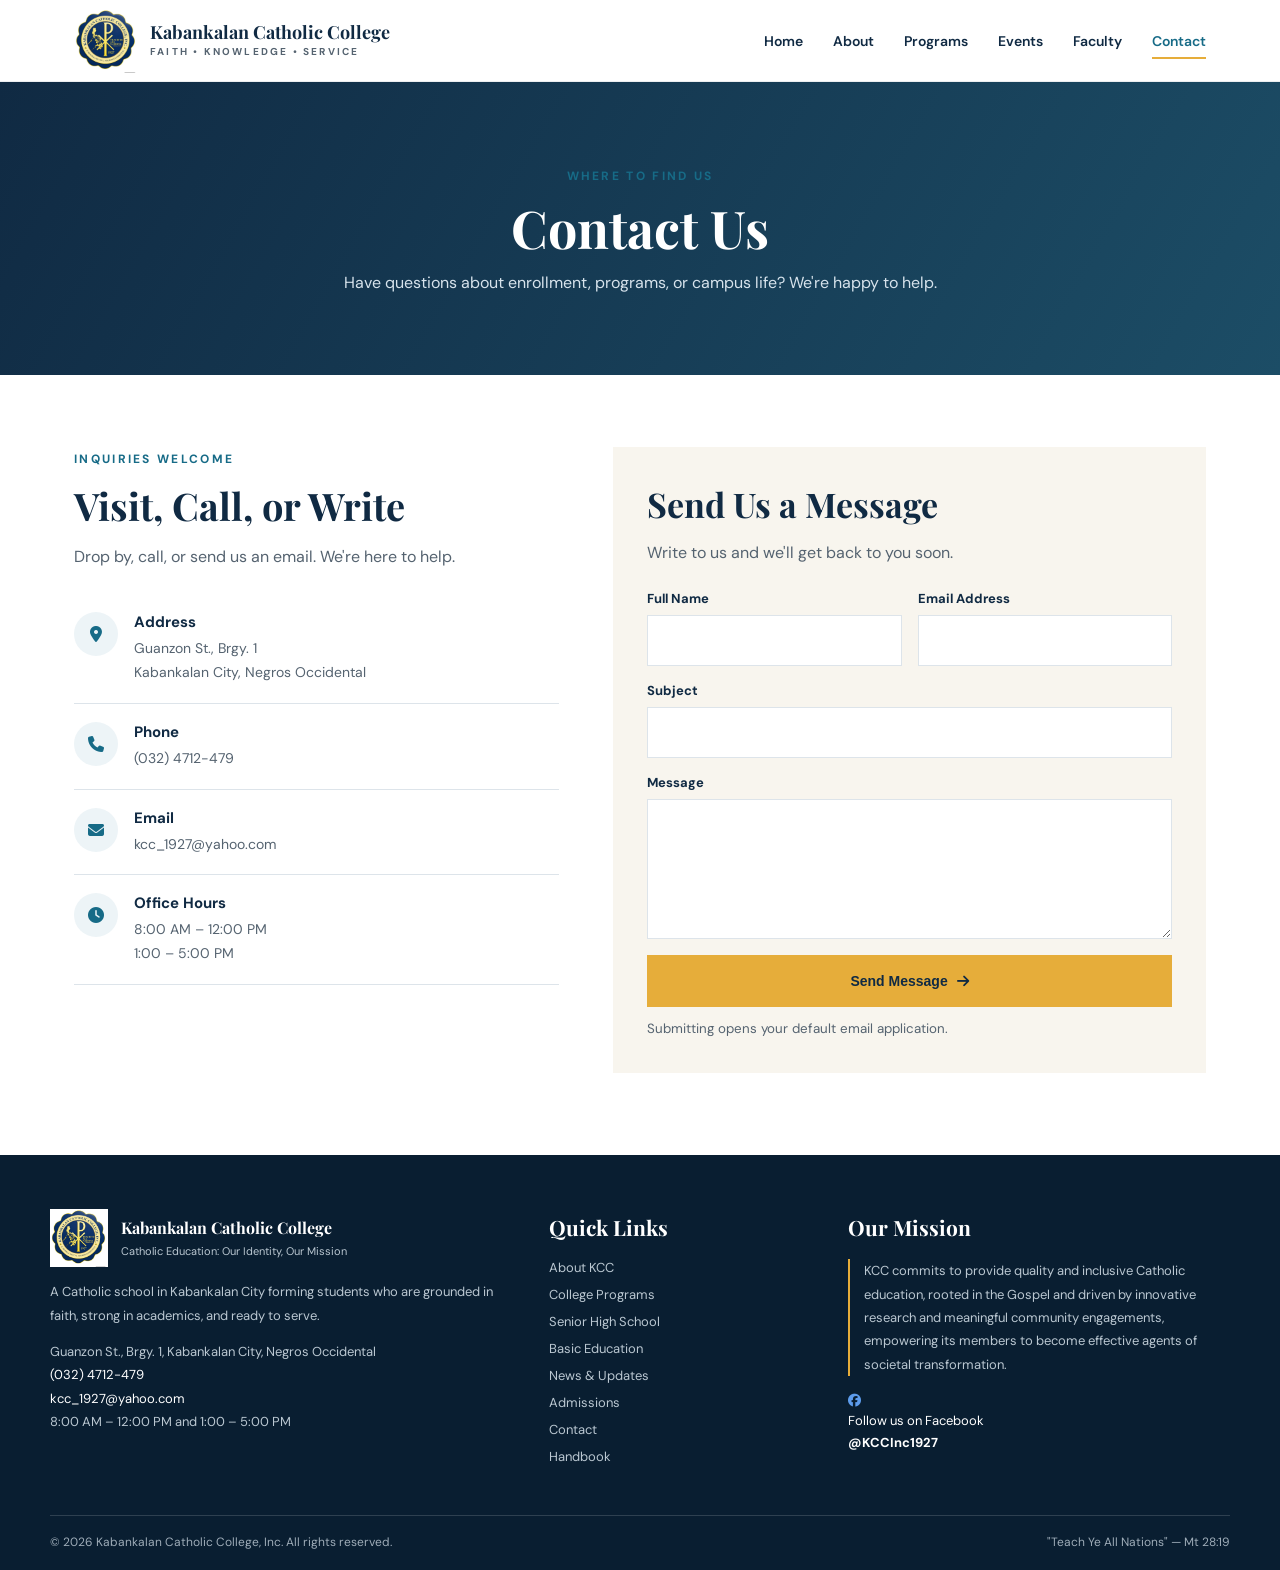
<file: contact.html>
<!DOCTYPE html>
<html lang="en"><head><meta charset="UTF-8"><meta name="viewport" content="width=device-width,initial-scale=1"><title>Contact | KCC</title><link href="https://fonts.googleapis.com/css2?family=DM+Sans:wght@400;600;700&family=Playfair+Display:wght@600;700&display=swap" rel="stylesheet"><link rel="stylesheet" href="https://cdnjs.cloudflare.com/ajax/libs/font-awesome/6.5.2/css/all.min.css"><link rel="stylesheet" href="assets/css/style.css"></head>
<body><header class="navbar"><div class="nav-inner"><a class="brand" href="index.html"><img class="brand-logo" src="assets/images/kcc-logo.png" alt="Kabankalan Catholic College seal"><div class="brand-name">Kabankalan Catholic College<small>Faith • Knowledge • Service</small></div></a><nav class="nav-links" id="navLinks"><a href="index.html">Home</a><a href="about.html">About</a><a href="courses.html">Programs</a><a href="events.html">Events</a><a href="trainers.html">Faculty</a><a class="active" href="contact.html">Contact</a></nav><button class="menu-button" id="menuButton"><i class="fa-solid fa-bars"></i></button></div></header>
<main>
  <section class="page-hero">
    <span class="section-label">Where to Find Us</span>
    <h1>Contact Us</h1>
    <p>Have questions about enrollment, programs, or campus life? We're happy to help.</p>
  </section>
  <section class="content contact-section">
    <div class="contact-layout">
      <div class="contact-details">
        <span class="section-label">Inquiries Welcome</span>
        <h2>Visit, Call, or Write</h2>
        <p class="contact-intro">Drop by, call, or send us an email. We're here to help.</p>
        <article class="contact-item">
          <span class="contact-icon"><i class="fa-solid fa-location-dot"></i></span>
          <div><h3>Address</h3><p>Guanzon St., Brgy. 1<br>Kabankalan City, Negros Occidental</p></div>
        </article>
        <article class="contact-item">
          <span class="contact-icon"><i class="fa-solid fa-phone"></i></span>
          <div><h3>Phone</h3><a href="tel:+63324712479">(032) 4712-479</a></div>
        </article>
        <article class="contact-item">
          <span class="contact-icon"><i class="fa-solid fa-envelope"></i></span>
          <div><h3>Email</h3><a href="mailto:kcc_1927@yahoo.com">kcc_1927@yahoo.com</a></div>
        </article>
        <article class="contact-item">
          <span class="contact-icon"><i class="fa-solid fa-clock"></i></span>
          <div><h3>Office Hours</h3><p>8:00 AM – 12:00 PM<br>1:00 – 5:00 PM</p></div>
        </article>
      </div>
      <div class="contact-form-panel">
        <h2>Send Us a Message</h2>
        <p>Write to us and we'll get back to you soon.</p>
        <form class="contact-form" action="mailto:kcc_1927@yahoo.com" method="post" enctype="text/plain">
          <div class="form-grid">
            <div class="field"><label for="name">Full Name</label><input id="name" name="Full Name" autocomplete="name" required></div>
            <div class="field"><label for="email">Email Address</label><input id="email" name="Email Address" type="email" autocomplete="email" required></div>
            <div class="field full"><label for="subject">Subject</label><input id="subject" name="Subject" required></div>
            <div class="field full"><label for="message">Message</label><textarea id="message" name="Message" required></textarea></div>
            <div class="field full"><button class="btn btn-primary" type="submit">Send Message <i class="fa-solid fa-arrow-right"></i></button></div>
          </div>
          <small class="form-note">Submitting opens your default email application.</small>
        </form>
      </div>
    </div>
  </section>
</main>
<footer class="site-footer">
  <div class="footer-columns">
    <section class="footer-about">
      <a class="footer-brand" href="index.html"><img src="assets/images/kcc-logo.png" alt="Kabankalan Catholic College logo"><span><strong>Kabankalan Catholic College</strong><small>Catholic Education: Our Identity, Our Mission</small></span></a>
      <p>A Catholic school in Kabankalan City forming students who are grounded in faith, strong in academics, and ready to serve.</p>
      <address>Guanzon St., Brgy. 1, Kabankalan City, Negros Occidental<br><a href="tel:+63324712479">(032) 4712-479</a><br><a href="mailto:kcc_1927@yahoo.com">kcc_1927@yahoo.com</a><br>8:00 AM – 12:00 PM and 1:00 – 5:00 PM</address>
    </section>
    <section class="footer-quick-links">
      <h2>Quick Links</h2>
      <a href="about.html">About KCC</a><a href="courses.html">College Programs</a>
      <a href="courses.html#senior-high">Senior High School</a><a href="courses.html#basic-education">Basic Education</a>
      <a href="https://kcc.edu.ph/news" target="_blank" rel="noopener noreferrer">News &amp; Updates</a>
      <a href="https://kcc.edu.ph/admissions" target="_blank" rel="noopener noreferrer">Admissions</a>
      <a href="contact.html">Contact</a><a href="https://kcc.edu.ph/handbook" target="_blank" rel="noopener noreferrer">Handbook</a>
    </section>
    <section class="footer-mission">
      <h2>Our Mission</h2>
      <blockquote>KCC commits to provide quality and inclusive Catholic education, rooted in the Gospel and driven by innovative research and meaningful community engagements, empowering its members to become effective agents of societal transformation.</blockquote>
      <a class="facebook-link" href="https://www.facebook.com/KCCInc1927" target="_blank" rel="noopener noreferrer"><i class="fa-brands fa-facebook"></i> Follow us on Facebook <strong>@KCCInc1927</strong></a>
    </section>
  </div>
  <div class="footer-bottom">
    <span>&copy; 2026 Kabankalan Catholic College, Inc. All rights reserved.</span>
    <span>"Teach Ye All Nations" — Mt 28:19</span>
  </div>
</footer>
<script src="assets/js/main.js"></script></body></html>
</file>
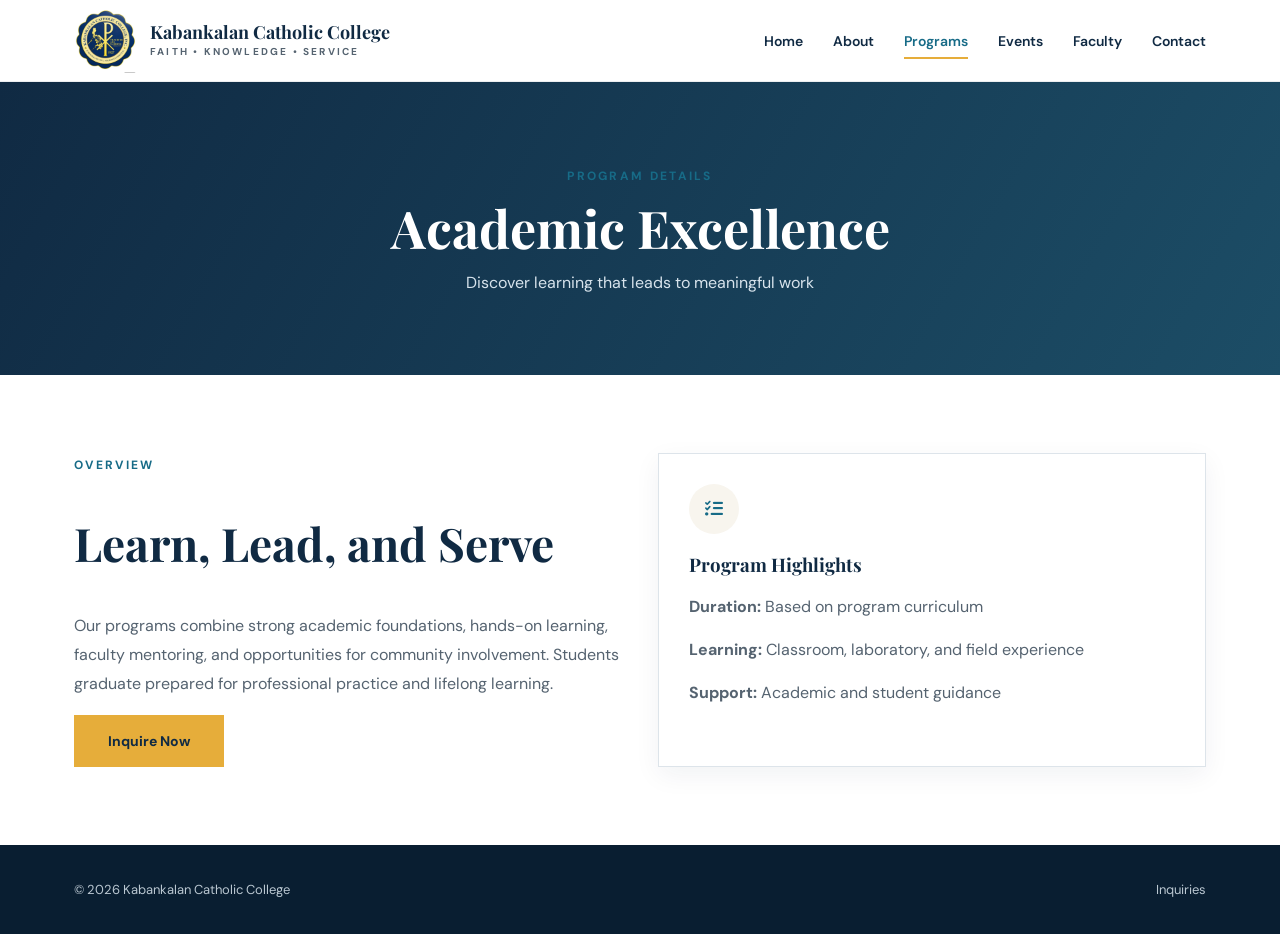
<file: course-details.html>
<!DOCTYPE html>
<html lang="en"><head><meta charset="UTF-8"><meta name="viewport" content="width=device-width,initial-scale=1"><title>Program Details | KCC</title><link href="https://fonts.googleapis.com/css2?family=DM+Sans:wght@400;600;700&family=Playfair+Display:wght@600;700&display=swap" rel="stylesheet"><link rel="stylesheet" href="https://cdnjs.cloudflare.com/ajax/libs/font-awesome/6.5.2/css/all.min.css"><link rel="stylesheet" href="assets/css/style.css"></head>
<body><header class="navbar"><div class="nav-inner"><a class="brand" href="index.html"><img class="brand-logo" src="assets/images/kcc-logo.png" alt="Kabankalan Catholic College seal"><div class="brand-name">Kabankalan Catholic College<small>Faith • Knowledge • Service</small></div></a><nav class="nav-links" id="navLinks"><a href="index.html">Home</a><a href="about.html">About</a><a class="active" href="courses.html">Programs</a><a href="events.html">Events</a><a href="trainers.html">Faculty</a><a href="contact.html">Contact</a></nav><button class="menu-button" id="menuButton"><i class="fa-solid fa-bars"></i></button></div></header>
<main><section class="page-hero"><span class="section-label">Program Details</span><h1>Academic Excellence</h1><p>Discover learning that leads to meaningful work</p></section><section class="content"><div class="grid-2"><div><span class="section-label">Overview</span><h2 style="font-family:'Playfair Display';font-size:46px">Learn, Lead, and Serve</h2><p style="color:var(--text);line-height:1.8">Our programs combine strong academic foundations, hands-on learning, faculty mentoring, and opportunities for community involvement. Students graduate prepared for professional practice and lifelong learning.</p><a class="btn btn-primary" href="contact.html" style="background:var(--gold)">Inquire Now</a></div><article class="card"><i class="fa-solid fa-list-check"></i><h3>Program Highlights</h3><p><b>Duration:</b> Based on program curriculum</p><p><b>Learning:</b> Classroom, laboratory, and field experience</p><p><b>Support:</b> Academic and student guidance</p></article></div></section></main>
<footer><div class="footer-inner"><span>&copy; 2026 Kabankalan Catholic College</span><div class="footer-links"><a href="contact.html">Inquiries</a></div></div></footer><script src="assets/js/main.js"></script></body></html>
</file>
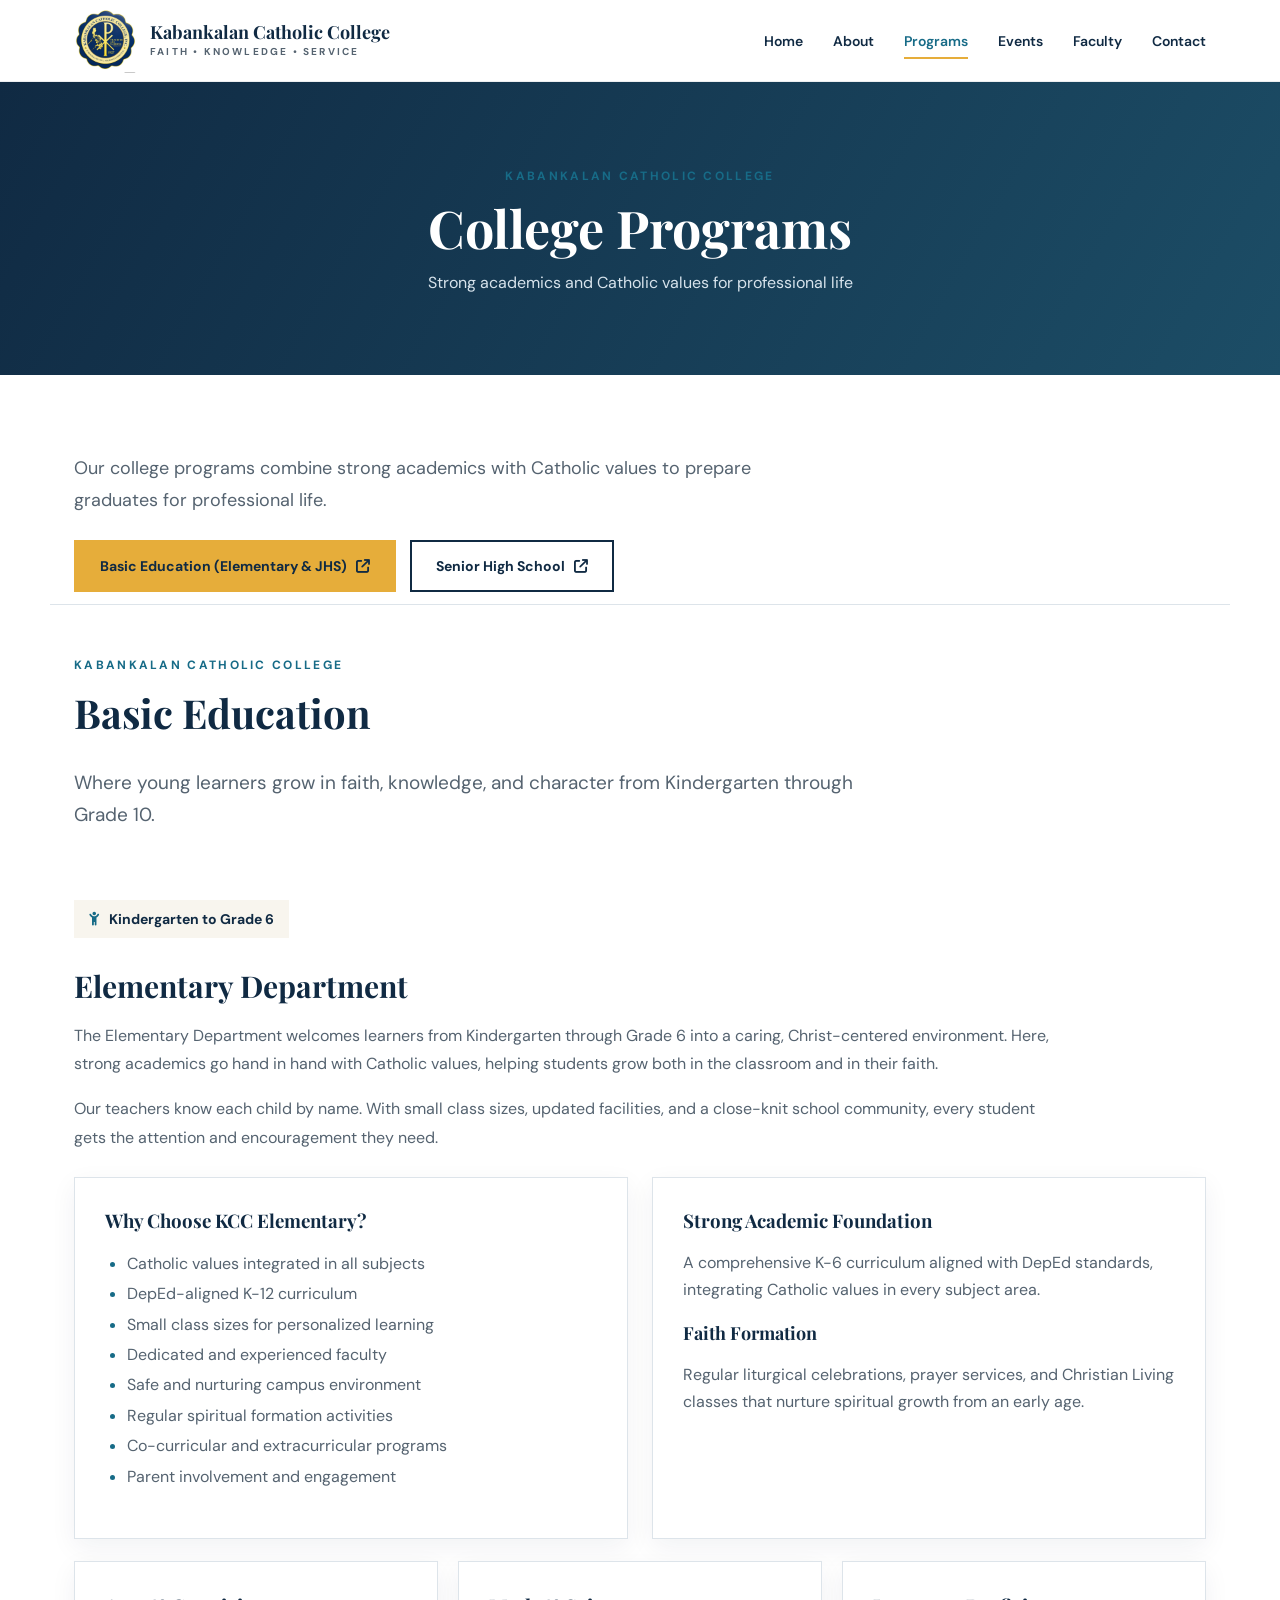
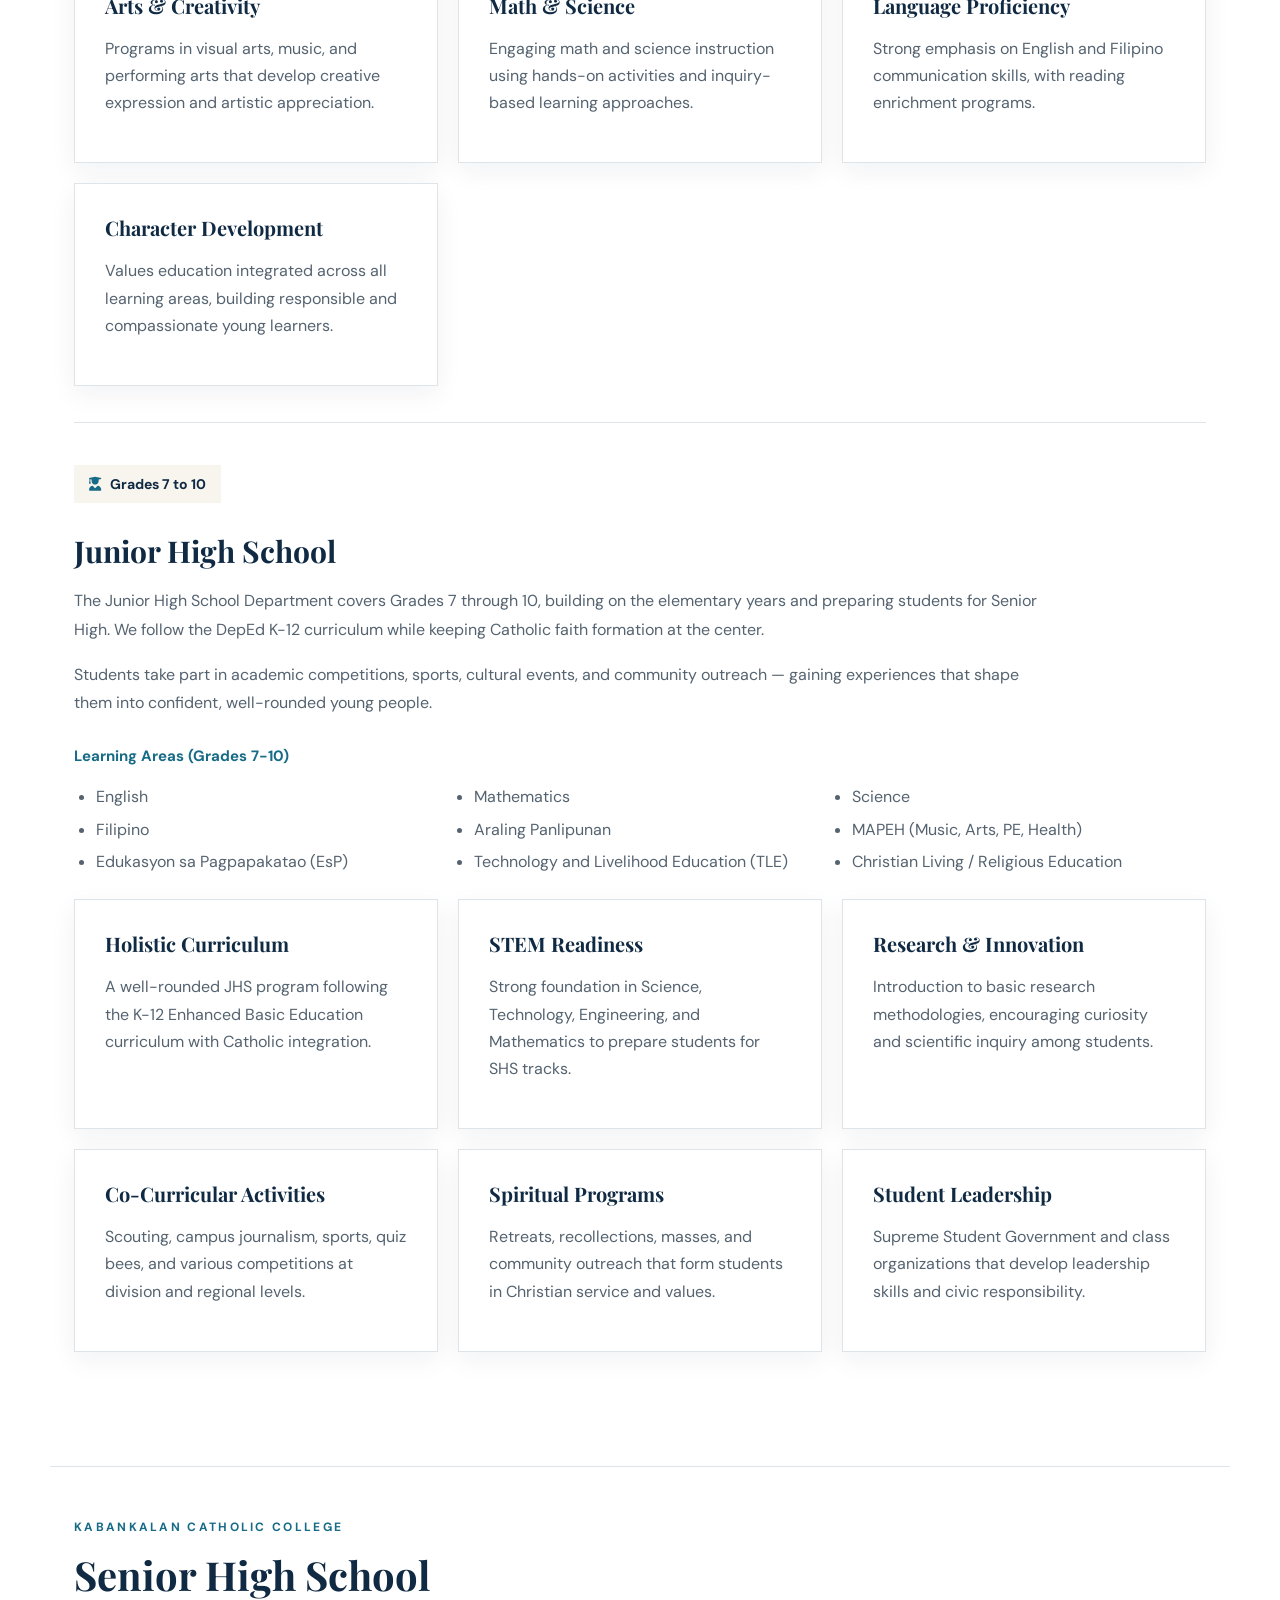
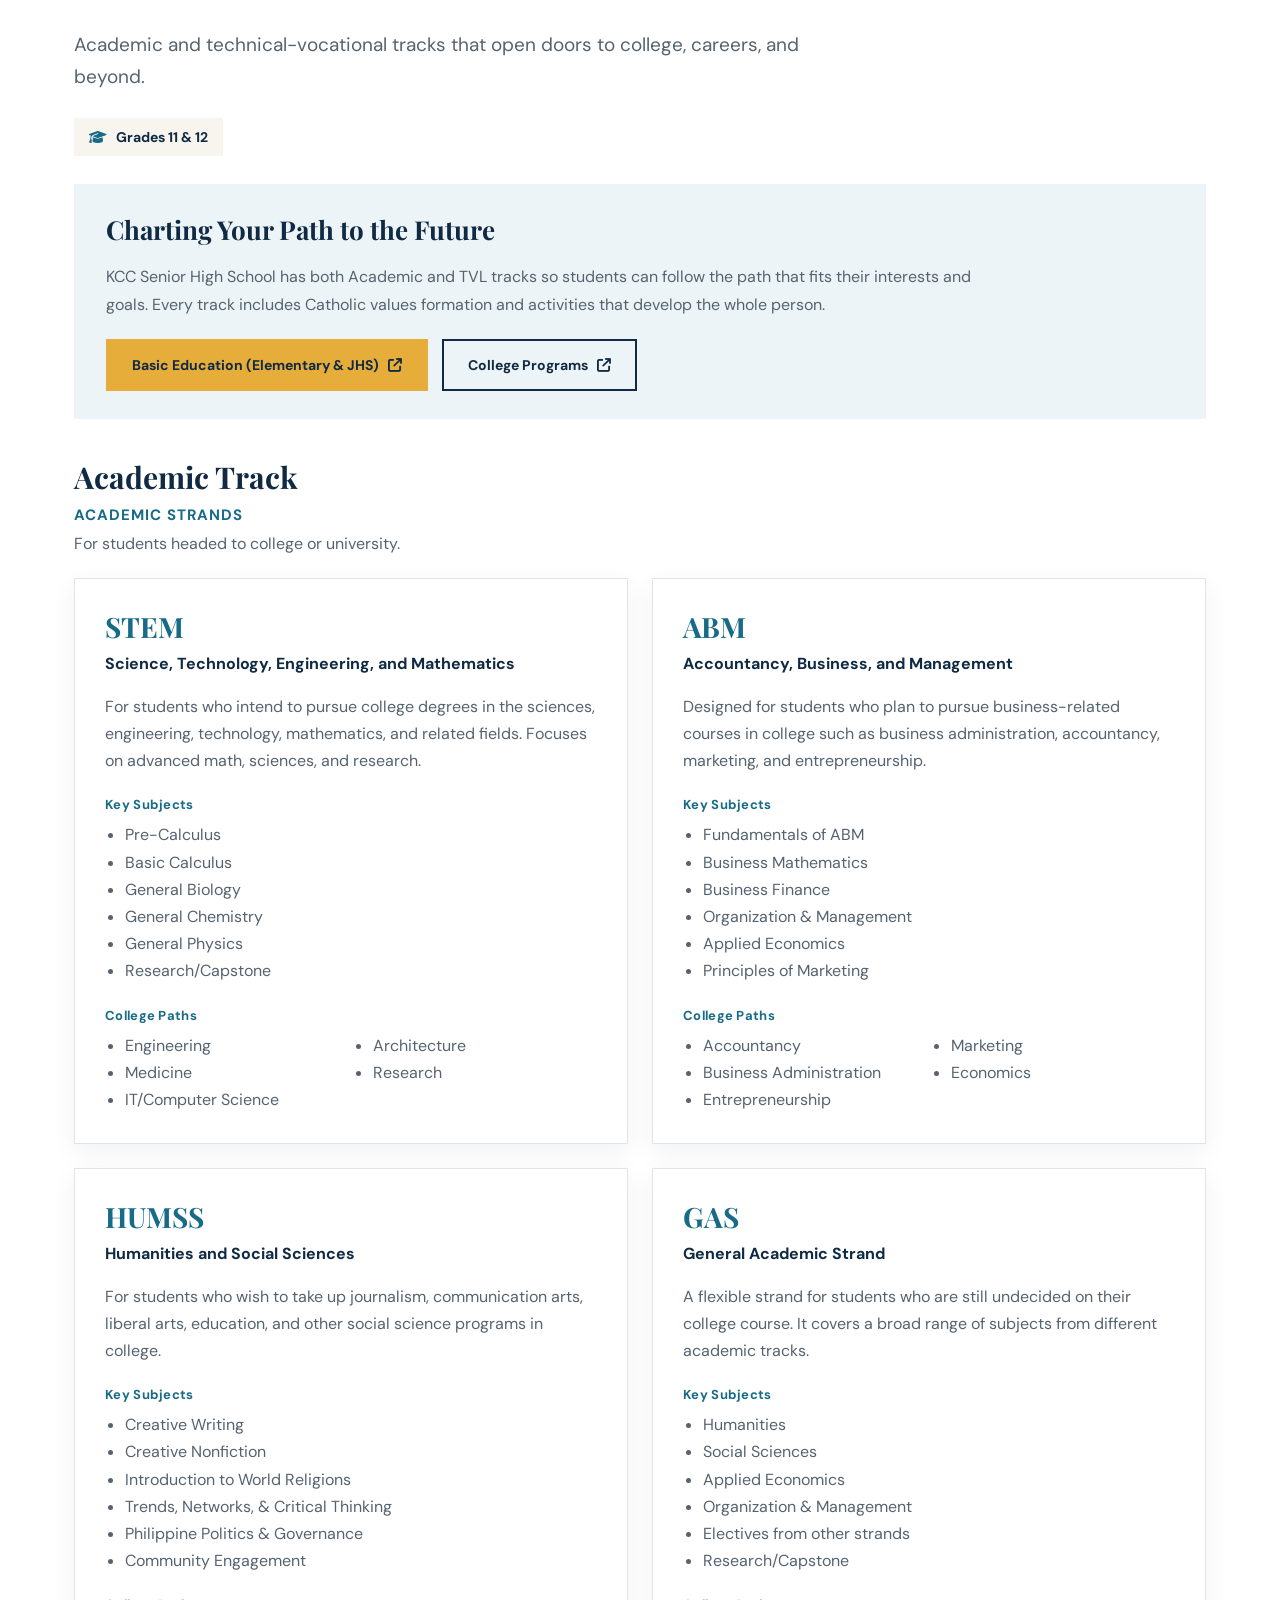
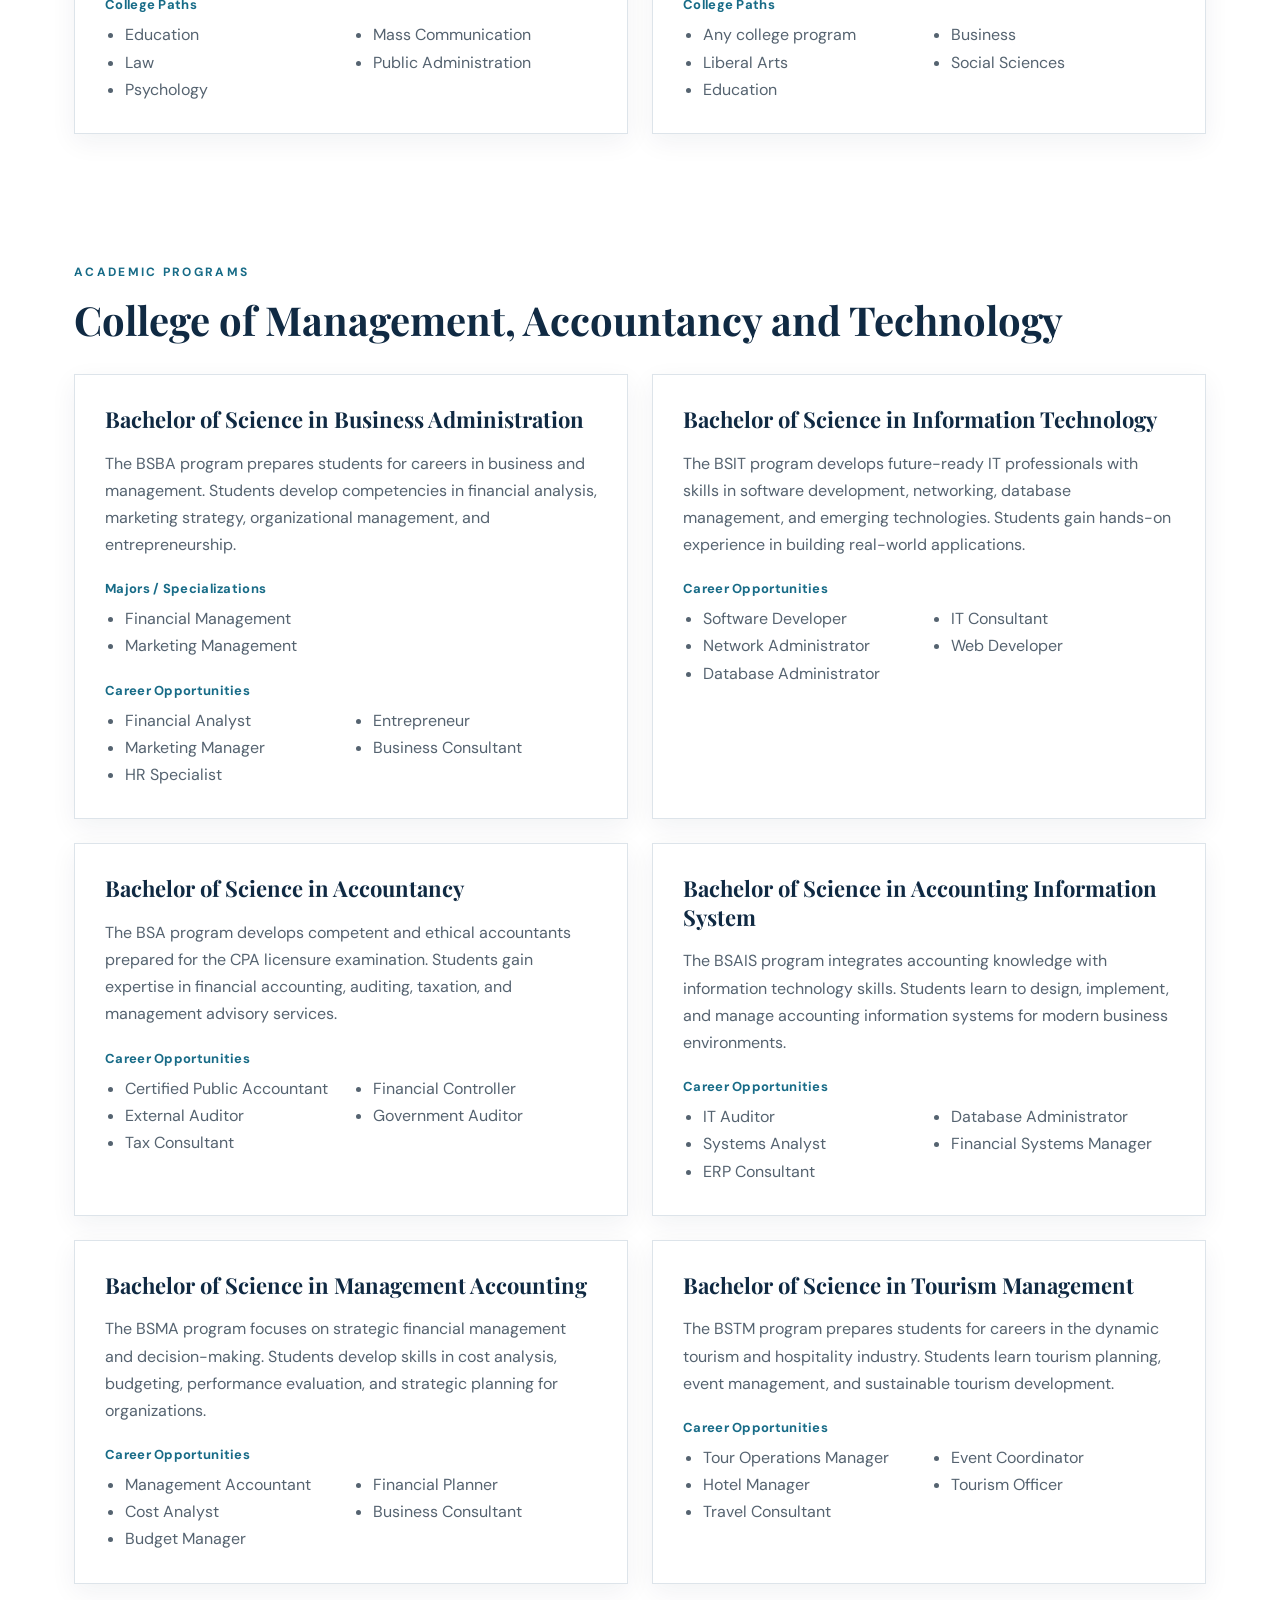
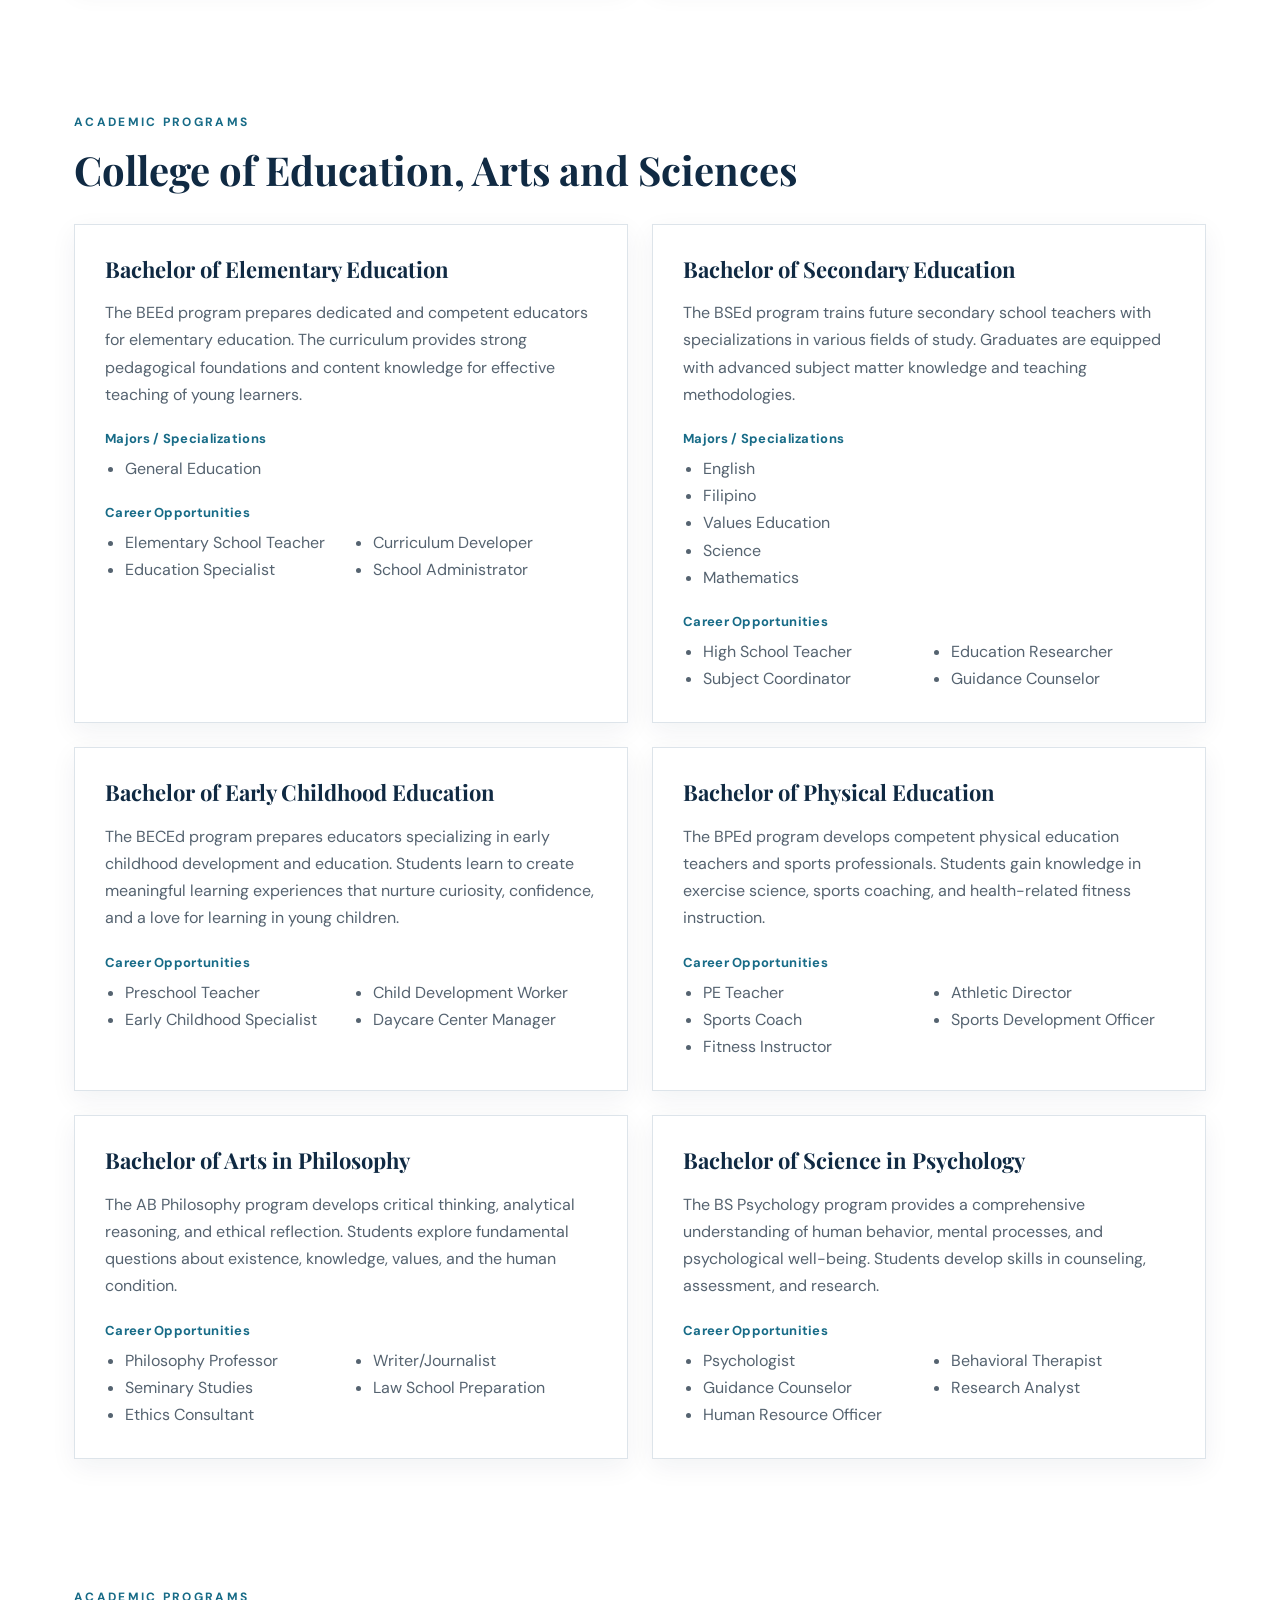
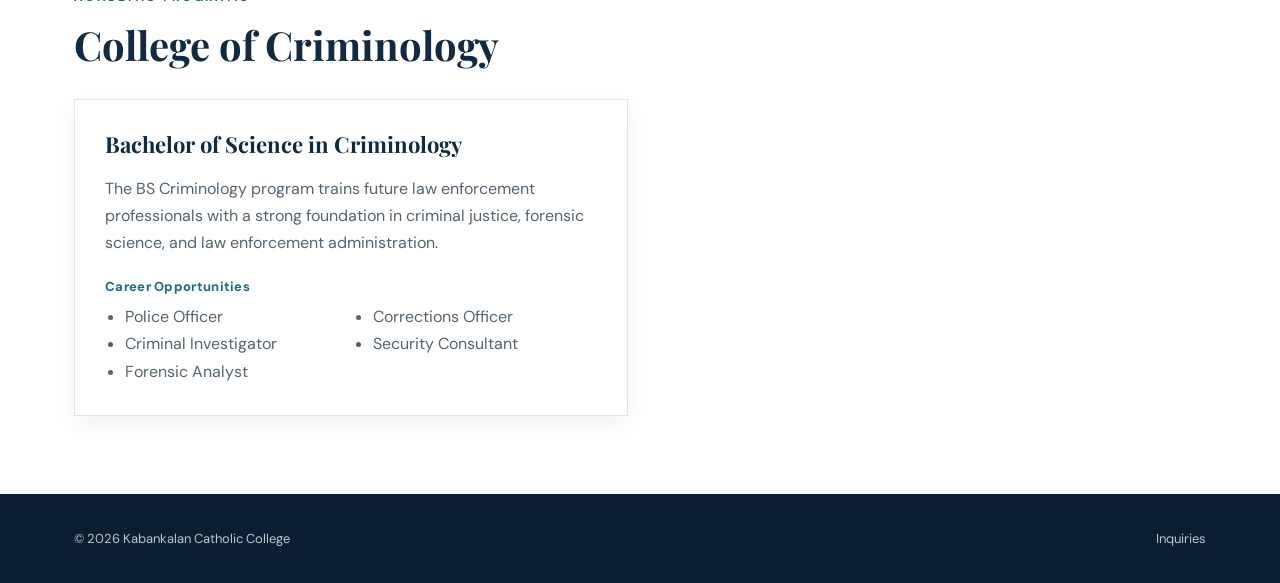
<file: courses.html>
<!DOCTYPE html>
<html lang="en">
<head><meta charset="UTF-8"><meta name="viewport" content="width=device-width,initial-scale=1"><title>Programs | Kabankalan Catholic College</title>
<link href="https://fonts.googleapis.com/css2?family=DM+Sans:wght@400;600;700&family=Playfair+Display:wght@600;700&display=swap" rel="stylesheet"><link rel="stylesheet" href="https://cdnjs.cloudflare.com/ajax/libs/font-awesome/6.5.2/css/all.min.css"><link rel="stylesheet" href="assets/css/style.css"></head>
<body>
<header class="navbar"><div class="nav-inner"><a class="brand" href="index.html"><img class="brand-logo" src="assets/images/kcc-logo.png" alt="Kabankalan Catholic College seal"><div class="brand-name">Kabankalan Catholic College<small>Faith • Knowledge • Service</small></div></a><nav class="nav-links" id="navLinks"><a href="index.html">Home</a><a href="about.html">About</a><a class="active" href="courses.html">Programs</a><a href="events.html">Events</a><a href="trainers.html">Faculty</a><a href="contact.html">Contact</a></nav><button class="menu-button" id="menuButton"><i class="fa-solid fa-bars"></i></button></div></header>
<main>
  <section class="page-hero"><span class="section-label">Kabankalan Catholic College</span><h1>College Programs</h1><p>Strong academics and Catholic values for professional life</p></section>
  <section class="content programs-intro">
    <p>Our college programs combine strong academics with Catholic values to prepare graduates for professional life.</p>
    <div class="school-links">
      <a class="btn btn-primary" href="https://kcc.edu.ph/basic-education" target="_blank" rel="noopener noreferrer">Basic Education (Elementary &amp; JHS) <i class="fa-solid fa-arrow-up-right-from-square"></i></a>
      <a class="btn school-link-secondary" href="https://kcc.edu.ph/senior-high" target="_blank" rel="noopener noreferrer">Senior High School <i class="fa-solid fa-arrow-up-right-from-square"></i></a>
    </div>
  </section>
  <section class="content college-section basic-ed-section" id="basic-education">
    <span class="section-label">Kabankalan Catholic College</span>
    <h2 class="college-title">Basic Education</h2>
    <p class="shs-lead">Where young learners grow in faith, knowledge, and character from Kindergarten through Grade 10.</p>
    <div class="basic-ed-level">
      <span class="grade-badge"><i class="fa-solid fa-child-reaching"></i> Kindergarten to Grade 6</span>
      <h3 class="department-title">Elementary Department</h3>
      <p>The Elementary Department welcomes learners from Kindergarten through Grade 6 into a caring, Christ-centered environment. Here, strong academics go hand in hand with Catholic values, helping students grow both in the classroom and in their faith.</p>
      <p>Our teachers know each child by name. With small class sizes, updated facilities, and a close-knit school community, every student gets the attention and encouragement they need.</p>
      <div class="elementary-highlights">
        <article class="card">
          <h3>Why Choose KCC Elementary?</h3>
          <ul class="check-list">
            <li>Catholic values integrated in all subjects</li>
            <li>DepEd-aligned K-12 curriculum</li>
            <li>Small class sizes for personalized learning</li>
            <li>Dedicated and experienced faculty</li>
            <li>Safe and nurturing campus environment</li>
            <li>Regular spiritual formation activities</li>
            <li>Co-curricular and extracurricular programs</li>
            <li>Parent involvement and engagement</li>
          </ul>
        </article>
        <article class="card">
          <h3>Strong Academic Foundation</h3>
          <p>A comprehensive K-6 curriculum aligned with DepEd standards, integrating Catholic values in every subject area.</p>
          <h3>Faith Formation</h3>
          <p>Regular liturgical celebrations, prayer services, and Christian Living classes that nurture spiritual growth from an early age.</p>
        </article>
      </div>
      <div class="basic-feature-grid">
        <article class="card"><h3>Arts &amp; Creativity</h3><p>Programs in visual arts, music, and performing arts that develop creative expression and artistic appreciation.</p></article>
        <article class="card"><h3>Math &amp; Science</h3><p>Engaging math and science instruction using hands-on activities and inquiry-based learning approaches.</p></article>
        <article class="card"><h3>Language Proficiency</h3><p>Strong emphasis on English and Filipino communication skills, with reading enrichment programs.</p></article>
        <article class="card"><h3>Character Development</h3><p>Values education integrated across all learning areas, building responsible and compassionate young learners.</p></article>
      </div>
    </div>
    <div class="basic-ed-level">
      <span class="grade-badge"><i class="fa-solid fa-user-graduate"></i> Grades 7 to 10</span>
      <h3 class="department-title">Junior High School</h3>
      <p>The Junior High School Department covers Grades 7 through 10, building on the elementary years and preparing students for Senior High. We follow the DepEd K-12 curriculum while keeping Catholic faith formation at the center.</p>
      <p>Students take part in academic competitions, sports, cultural events, and community outreach — gaining experiences that shape them into confident, well-rounded young people.</p>
      <h4 class="list-heading">Learning Areas (Grades 7-10)</h4>
      <ul class="learning-areas">
        <li>English</li><li>Mathematics</li><li>Science</li><li>Filipino</li><li>Araling Panlipunan</li>
        <li>MAPEH (Music, Arts, PE, Health)</li><li>Edukasyon sa Pagpapakatao (EsP)</li>
        <li>Technology and Livelihood Education (TLE)</li><li>Christian Living / Religious Education</li>
      </ul>
      <div class="basic-feature-grid">
        <article class="card"><h3>Holistic Curriculum</h3><p>A well-rounded JHS program following the K-12 Enhanced Basic Education curriculum with Catholic integration.</p></article>
        <article class="card"><h3>STEM Readiness</h3><p>Strong foundation in Science, Technology, Engineering, and Mathematics to prepare students for SHS tracks.</p></article>
        <article class="card"><h3>Research &amp; Innovation</h3><p>Introduction to basic research methodologies, encouraging curiosity and scientific inquiry among students.</p></article>
        <article class="card"><h3>Co-Curricular Activities</h3><p>Scouting, campus journalism, sports, quiz bees, and various competitions at division and regional levels.</p></article>
        <article class="card"><h3>Spiritual Programs</h3><p>Retreats, recollections, masses, and community outreach that form students in Christian service and values.</p></article>
        <article class="card"><h3>Student Leadership</h3><p>Supreme Student Government and class organizations that develop leadership skills and civic responsibility.</p></article>
      </div>
    </div>
  </section>
  <section class="content college-section shs-section" id="senior-high">
    <span class="section-label">Kabankalan Catholic College</span>
    <h2 class="college-title">Senior High School</h2>
    <p class="shs-lead">Academic and technical-vocational tracks that open doors to college, careers, and beyond.</p>
    <span class="grade-badge"><i class="fa-solid fa-graduation-cap"></i> Grades 11 &amp; 12</span>
    <div class="shs-overview">
      <h3>Charting Your Path to the Future</h3>
      <p>KCC Senior High School has both Academic and TVL tracks so students can follow the path that fits their interests and goals. Every track includes Catholic values formation and activities that develop the whole person.</p>
      <div class="school-links">
        <a class="btn btn-primary" href="https://kcc.edu.ph/basic-education" target="_blank" rel="noopener noreferrer">Basic Education (Elementary &amp; JHS) <i class="fa-solid fa-arrow-up-right-from-square"></i></a>
        <a class="btn school-link-secondary" href="https://kcc.edu.ph/programs" target="_blank" rel="noopener noreferrer">College Programs <i class="fa-solid fa-arrow-up-right-from-square"></i></a>
      </div>
    </div>
    <h3 class="strand-heading">Academic Track <span>Academic Strands</span></h3>
    <p class="strand-intro">For students headed to college or university.</p>
    <div class="program-grid">
      <article class="card program-card strand-card">
        <h3>STEM</h3><p class="strand-name">Science, Technology, Engineering, and Mathematics</p>
        <p>For students who intend to pursue college degrees in the sciences, engineering, technology, mathematics, and related fields. Focuses on advanced math, sciences, and research.</p>
        <h4>Key Subjects</h4><ul><li>Pre-Calculus</li><li>Basic Calculus</li><li>General Biology</li><li>General Chemistry</li><li>General Physics</li><li>Research/Capstone</li></ul>
        <h4>College Paths</h4><ul class="career-list"><li>Engineering</li><li>Medicine</li><li>IT/Computer Science</li><li>Architecture</li><li>Research</li></ul>
      </article>
      <article class="card program-card strand-card">
        <h3>ABM</h3><p class="strand-name">Accountancy, Business, and Management</p>
        <p>Designed for students who plan to pursue business-related courses in college such as business administration, accountancy, marketing, and entrepreneurship.</p>
        <h4>Key Subjects</h4><ul><li>Fundamentals of ABM</li><li>Business Mathematics</li><li>Business Finance</li><li>Organization &amp; Management</li><li>Applied Economics</li><li>Principles of Marketing</li></ul>
        <h4>College Paths</h4><ul class="career-list"><li>Accountancy</li><li>Business Administration</li><li>Entrepreneurship</li><li>Marketing</li><li>Economics</li></ul>
      </article>
      <article class="card program-card strand-card">
        <h3>HUMSS</h3><p class="strand-name">Humanities and Social Sciences</p>
        <p>For students who wish to take up journalism, communication arts, liberal arts, education, and other social science programs in college.</p>
        <h4>Key Subjects</h4><ul><li>Creative Writing</li><li>Creative Nonfiction</li><li>Introduction to World Religions</li><li>Trends, Networks, &amp; Critical Thinking</li><li>Philippine Politics &amp; Governance</li><li>Community Engagement</li></ul>
        <h4>College Paths</h4><ul class="career-list"><li>Education</li><li>Law</li><li>Psychology</li><li>Mass Communication</li><li>Public Administration</li></ul>
      </article>
      <article class="card program-card strand-card">
        <h3>GAS</h3><p class="strand-name">General Academic Strand</p>
        <p>A flexible strand for students who are still undecided on their college course. It covers a broad range of subjects from different academic tracks.</p>
        <h4>Key Subjects</h4><ul><li>Humanities</li><li>Social Sciences</li><li>Applied Economics</li><li>Organization &amp; Management</li><li>Electives from other strands</li><li>Research/Capstone</li></ul>
        <h4>College Paths</h4><ul class="career-list"><li>Any college program</li><li>Liberal Arts</li><li>Education</li><li>Business</li><li>Social Sciences</li></ul>
      </article>
    </div>
  </section>
  <section class="content college-section">
    <span class="section-label">Academic Programs</span>
    <h2 class="college-title">College of Management, Accountancy and Technology</h2>
    <div class="program-grid">
      <article class="card program-card">
        <h3>Bachelor of Science in Business Administration</h3>
        <p>The BSBA program prepares students for careers in business and management. Students develop competencies in financial analysis, marketing strategy, organizational management, and entrepreneurship.</p>
        <h4>Majors / Specializations</h4><ul><li>Financial Management</li><li>Marketing Management</li></ul>
        <h4>Career Opportunities</h4><ul class="career-list"><li>Financial Analyst</li><li>Marketing Manager</li><li>HR Specialist</li><li>Entrepreneur</li><li>Business Consultant</li></ul>
      </article>
      <article class="card program-card">
        <h3>Bachelor of Science in Information Technology</h3>
        <p>The BSIT program develops future-ready IT professionals with skills in software development, networking, database management, and emerging technologies. Students gain hands-on experience in building real-world applications.</p>
        <h4>Career Opportunities</h4><ul class="career-list"><li>Software Developer</li><li>Network Administrator</li><li>Database Administrator</li><li>IT Consultant</li><li>Web Developer</li></ul>
      </article>
      <article class="card program-card">
        <h3>Bachelor of Science in Accountancy</h3>
        <p>The BSA program develops competent and ethical accountants prepared for the CPA licensure examination. Students gain expertise in financial accounting, auditing, taxation, and management advisory services.</p>
        <h4>Career Opportunities</h4><ul class="career-list"><li>Certified Public Accountant</li><li>External Auditor</li><li>Tax Consultant</li><li>Financial Controller</li><li>Government Auditor</li></ul>
      </article>
      <article class="card program-card">
        <h3>Bachelor of Science in Accounting Information System</h3>
        <p>The BSAIS program integrates accounting knowledge with information technology skills. Students learn to design, implement, and manage accounting information systems for modern business environments.</p>
        <h4>Career Opportunities</h4><ul class="career-list"><li>IT Auditor</li><li>Systems Analyst</li><li>ERP Consultant</li><li>Database Administrator</li><li>Financial Systems Manager</li></ul>
      </article>
      <article class="card program-card">
        <h3>Bachelor of Science in Management Accounting</h3>
        <p>The BSMA program focuses on strategic financial management and decision-making. Students develop skills in cost analysis, budgeting, performance evaluation, and strategic planning for organizations.</p>
        <h4>Career Opportunities</h4><ul class="career-list"><li>Management Accountant</li><li>Cost Analyst</li><li>Budget Manager</li><li>Financial Planner</li><li>Business Consultant</li></ul>
      </article>
      <article class="card program-card">
        <h3>Bachelor of Science in Tourism Management</h3>
        <p>The BSTM program prepares students for careers in the dynamic tourism and hospitality industry. Students learn tourism planning, event management, and sustainable tourism development.</p>
        <h4>Career Opportunities</h4><ul class="career-list"><li>Tour Operations Manager</li><li>Hotel Manager</li><li>Travel Consultant</li><li>Event Coordinator</li><li>Tourism Officer</li></ul>
      </article>
    </div>
  </section>
  <section class="content college-section">
    <span class="section-label">Academic Programs</span>
    <h2 class="college-title">College of Education, Arts and Sciences</h2>
    <div class="program-grid">
      <article class="card program-card">
        <h3>Bachelor of Elementary Education</h3>
        <p>The BEEd program prepares dedicated and competent educators for elementary education. The curriculum provides strong pedagogical foundations and content knowledge for effective teaching of young learners.</p>
        <h4>Majors / Specializations</h4><ul><li>General Education</li></ul>
        <h4>Career Opportunities</h4><ul class="career-list"><li>Elementary School Teacher</li><li>Education Specialist</li><li>Curriculum Developer</li><li>School Administrator</li></ul>
      </article>
      <article class="card program-card">
        <h3>Bachelor of Secondary Education</h3>
        <p>The BSEd program trains future secondary school teachers with specializations in various fields of study. Graduates are equipped with advanced subject matter knowledge and teaching methodologies.</p>
        <h4>Majors / Specializations</h4><ul><li>English</li><li>Filipino</li><li>Values Education</li><li>Science</li><li>Mathematics</li></ul>
        <h4>Career Opportunities</h4><ul class="career-list"><li>High School Teacher</li><li>Subject Coordinator</li><li>Education Researcher</li><li>Guidance Counselor</li></ul>
      </article>
      <article class="card program-card">
        <h3>Bachelor of Early Childhood Education</h3>
        <p>The BECEd program prepares educators specializing in early childhood development and education. Students learn to create meaningful learning experiences that nurture curiosity, confidence, and a love for learning in young children.</p>
        <h4>Career Opportunities</h4><ul class="career-list"><li>Preschool Teacher</li><li>Early Childhood Specialist</li><li>Child Development Worker</li><li>Daycare Center Manager</li></ul>
      </article>
      <article class="card program-card">
        <h3>Bachelor of Physical Education</h3>
        <p>The BPEd program develops competent physical education teachers and sports professionals. Students gain knowledge in exercise science, sports coaching, and health-related fitness instruction.</p>
        <h4>Career Opportunities</h4><ul class="career-list"><li>PE Teacher</li><li>Sports Coach</li><li>Fitness Instructor</li><li>Athletic Director</li><li>Sports Development Officer</li></ul>
      </article>
      <article class="card program-card">
        <h3>Bachelor of Arts in Philosophy</h3>
        <p>The AB Philosophy program develops critical thinking, analytical reasoning, and ethical reflection. Students explore fundamental questions about existence, knowledge, values, and the human condition.</p>
        <h4>Career Opportunities</h4><ul class="career-list"><li>Philosophy Professor</li><li>Seminary Studies</li><li>Ethics Consultant</li><li>Writer/Journalist</li><li>Law School Preparation</li></ul>
      </article>
      <article class="card program-card">
        <h3>Bachelor of Science in Psychology</h3>
        <p>The BS Psychology program provides a comprehensive understanding of human behavior, mental processes, and psychological well-being. Students develop skills in counseling, assessment, and research.</p>
        <h4>Career Opportunities</h4><ul class="career-list"><li>Psychologist</li><li>Guidance Counselor</li><li>Human Resource Officer</li><li>Behavioral Therapist</li><li>Research Analyst</li></ul>
      </article>
    </div>
  </section>
  <section class="content college-section">
    <span class="section-label">Academic Programs</span>
    <h2 class="college-title">College of Criminology</h2>
    <div class="program-grid">
      <article class="card program-card">
        <h3>Bachelor of Science in Criminology</h3>
        <p>The BS Criminology program trains future law enforcement professionals with a strong foundation in criminal justice, forensic science, and law enforcement administration.</p>
        <h4>Career Opportunities</h4><ul class="career-list"><li>Police Officer</li><li>Criminal Investigator</li><li>Forensic Analyst</li><li>Corrections Officer</li><li>Security Consultant</li></ul>
      </article>
    </div>
  </section>
</main>
<footer><div class="footer-inner"><span>&copy; 2026 Kabankalan Catholic College</span><div class="footer-links"><a href="contact.html">Inquiries</a></div></div></footer><script src="assets/js/main.js"></script></body></html>
</file>
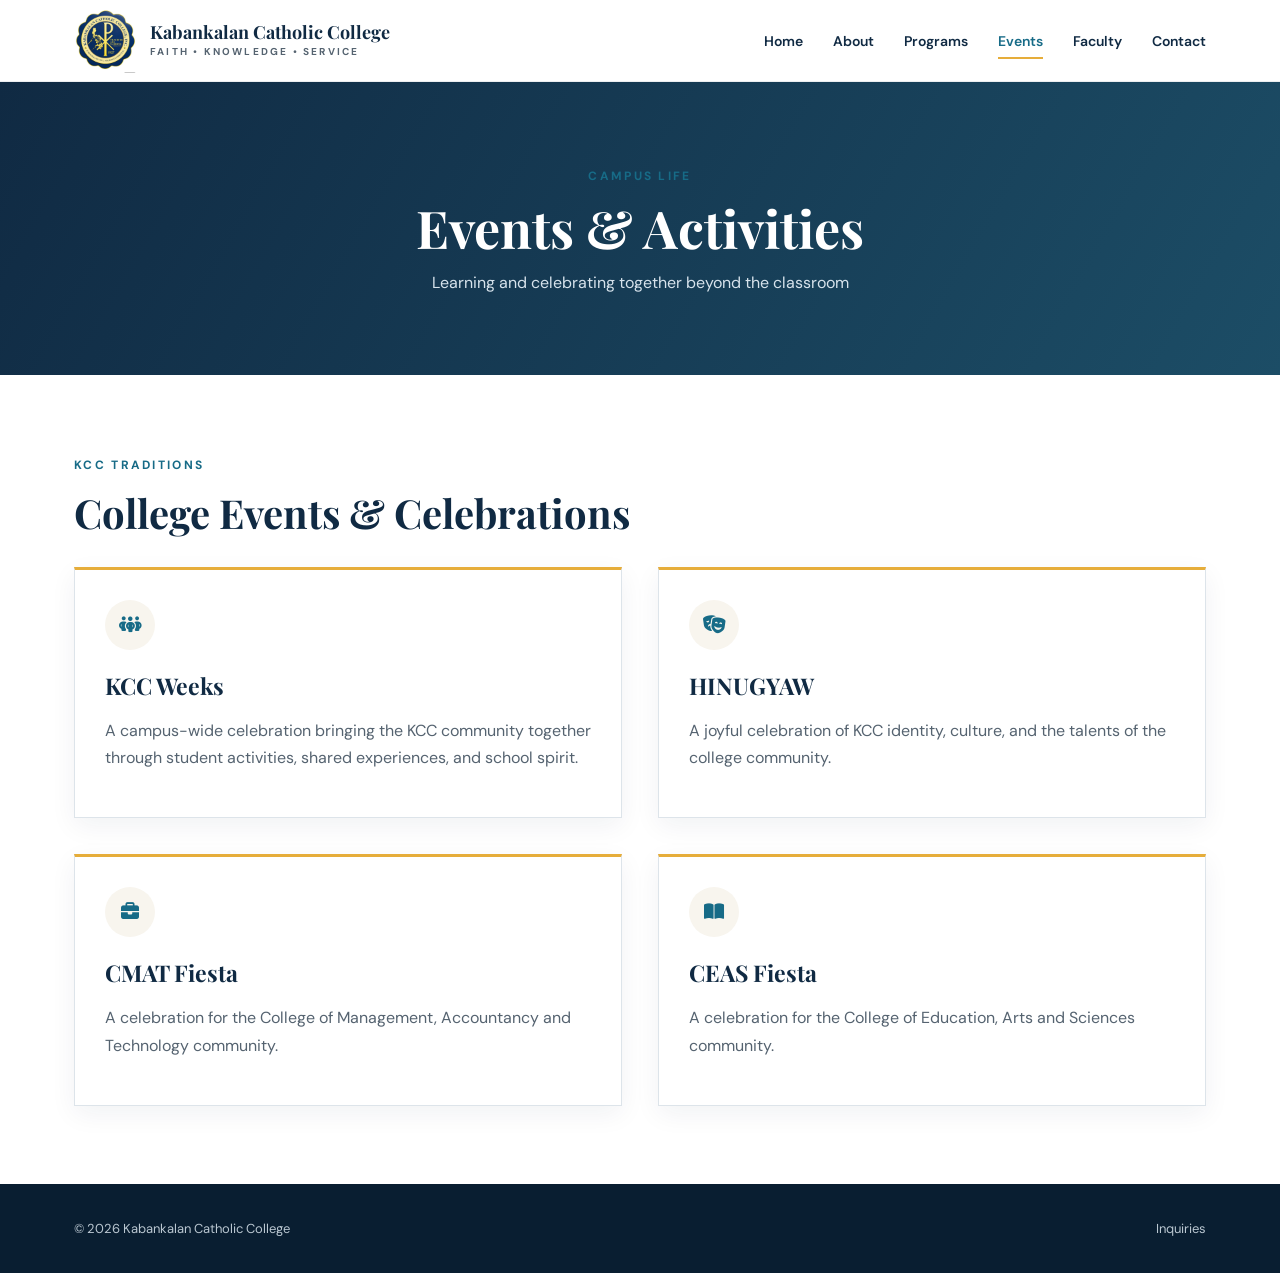
<file: events.html>
<!DOCTYPE html>
<html lang="en"><head><meta charset="UTF-8"><meta name="viewport" content="width=device-width,initial-scale=1"><title>Events | KCC</title><link href="https://fonts.googleapis.com/css2?family=DM+Sans:wght@400;600;700&family=Playfair+Display:wght@600;700&display=swap" rel="stylesheet"><link rel="stylesheet" href="https://cdnjs.cloudflare.com/ajax/libs/font-awesome/6.5.2/css/all.min.css"><link rel="stylesheet" href="assets/css/style.css"></head>
<body><header class="navbar"><div class="nav-inner"><a class="brand" href="index.html"><img class="brand-logo" src="assets/images/kcc-logo.png" alt="Kabankalan Catholic College seal"><div class="brand-name">Kabankalan Catholic College<small>Faith • Knowledge • Service</small></div></a><nav class="nav-links" id="navLinks"><a href="index.html">Home</a><a href="about.html">About</a><a href="courses.html">Programs</a><a class="active" href="events.html">Events</a><a href="trainers.html">Faculty</a><a href="contact.html">Contact</a></nav><button class="menu-button" id="menuButton"><i class="fa-solid fa-bars"></i></button></div></header>
<main>
  <section class="page-hero"><span class="section-label">Campus Life</span><h1>Events &amp; Activities</h1><p>Learning and celebrating together beyond the classroom</p></section>
  <section class="content">
    <span class="section-label">KCC Traditions</span>
    <h2 class="college-title">College Events &amp; Celebrations</h2>
    <div class="grid-2 event-grid">
      <article class="card event-card">
        <i class="fa-solid fa-people-group"></i>
        <h3>KCC Weeks</h3>
        <p>A campus-wide celebration bringing the KCC community together through student activities, shared experiences, and school spirit.</p>
      </article>
      <article class="card event-card">
        <i class="fa-solid fa-masks-theater"></i>
        <h3>HINUGYAW</h3>
        <p>A joyful celebration of KCC identity, culture, and the talents of the college community.</p>
      </article>
      <article class="card event-card">
        <i class="fa-solid fa-briefcase"></i>
        <h3>CMAT Fiesta</h3>
        <p>A celebration for the College of Management, Accountancy and Technology community.</p>
      </article>
      <article class="card event-card">
        <i class="fa-solid fa-book-open"></i>
        <h3>CEAS Fiesta</h3>
        <p>A celebration for the College of Education, Arts and Sciences community.</p>
      </article>
    </div>
  </section>
</main>
<footer><div class="footer-inner"><span>&copy; 2026 Kabankalan Catholic College</span><div class="footer-links"><a href="contact.html">Inquiries</a></div></div></footer><script src="assets/js/main.js"></script></body></html>
</file>
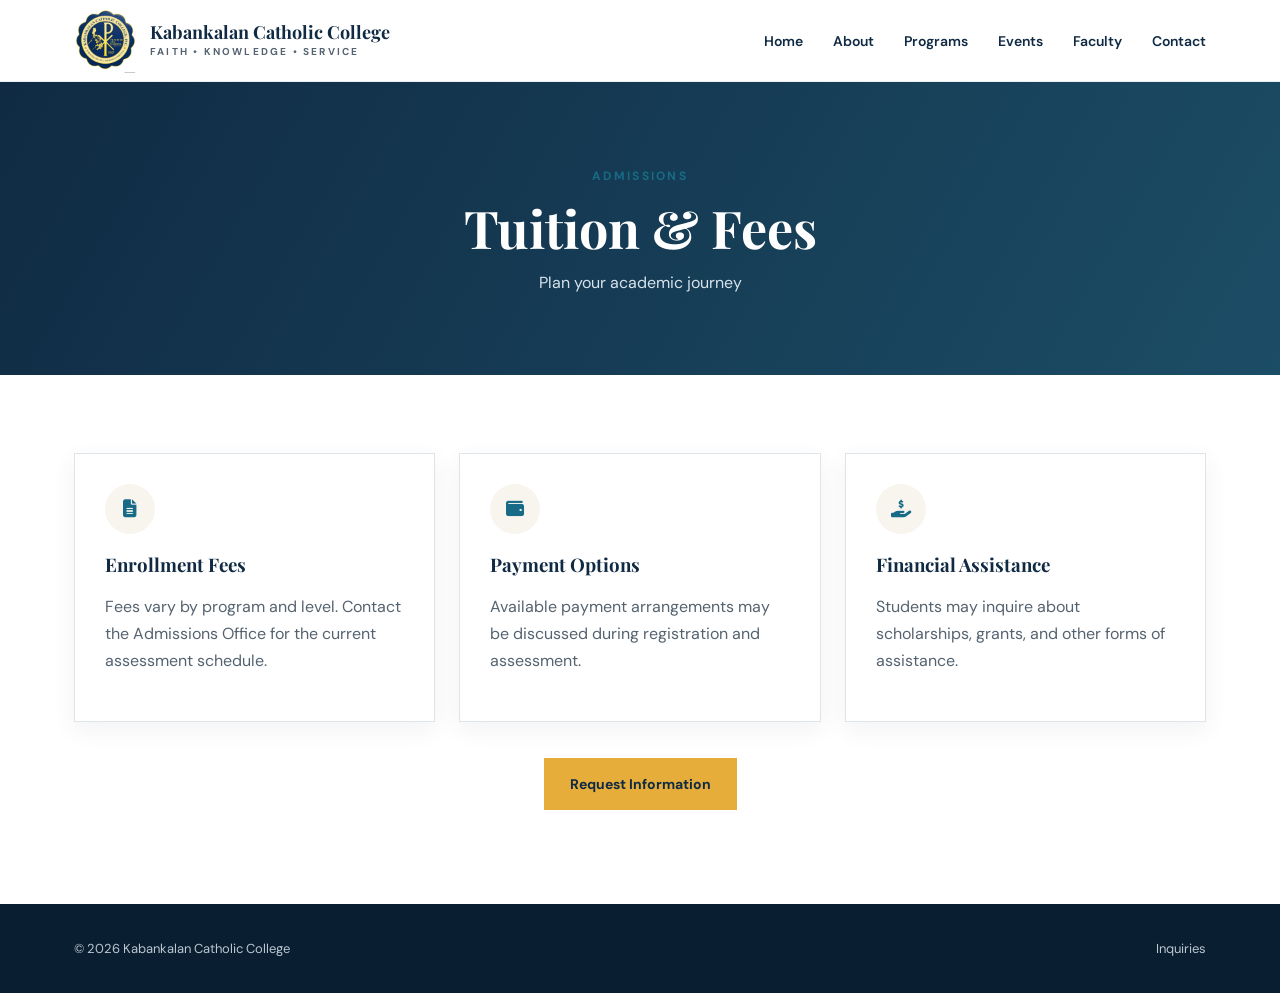
<file: pricing.html>
<!DOCTYPE html>
<html lang="en"><head><meta charset="UTF-8"><meta name="viewport" content="width=device-width,initial-scale=1"><title>Tuition & Fees | KCC</title><link href="https://fonts.googleapis.com/css2?family=DM+Sans:wght@400;600;700&family=Playfair+Display:wght@600;700&display=swap" rel="stylesheet"><link rel="stylesheet" href="https://cdnjs.cloudflare.com/ajax/libs/font-awesome/6.5.2/css/all.min.css"><link rel="stylesheet" href="assets/css/style.css"></head>
<body><header class="navbar"><div class="nav-inner"><a class="brand" href="index.html"><img class="brand-logo" src="assets/images/kcc-logo.png" alt="Kabankalan Catholic College seal"><div class="brand-name">Kabankalan Catholic College<small>Faith • Knowledge • Service</small></div></a><nav class="nav-links" id="navLinks"><a href="index.html">Home</a><a href="about.html">About</a><a href="courses.html">Programs</a><a href="events.html">Events</a><a href="trainers.html">Faculty</a><a href="contact.html">Contact</a></nav><button class="menu-button" id="menuButton"><i class="fa-solid fa-bars"></i></button></div></header>
<main><section class="page-hero"><span class="section-label">Admissions</span><h1>Tuition & Fees</h1><p>Plan your academic journey</p></section><section class="content"><div class="grid-3"><article class="card"><i class="fa-solid fa-file-lines"></i><h3>Enrollment Fees</h3><p>Fees vary by program and level. Contact the Admissions Office for the current assessment schedule.</p></article><article class="card"><i class="fa-solid fa-wallet"></i><h3>Payment Options</h3><p>Available payment arrangements may be discussed during registration and assessment.</p></article><article class="card"><i class="fa-solid fa-hand-holding-dollar"></i><h3>Financial Assistance</h3><p>Students may inquire about scholarships, grants, and other forms of assistance.</p></article></div><p style="text-align:center;margin-top:36px"><a class="btn btn-primary" href="contact.html">Request Information</a></p></section></main><footer><div class="footer-inner"><span>&copy; 2026 Kabankalan Catholic College</span><div class="footer-links"><a href="contact.html">Inquiries</a></div></div></footer><script src="assets/js/main.js"></script></body></html>
</file>
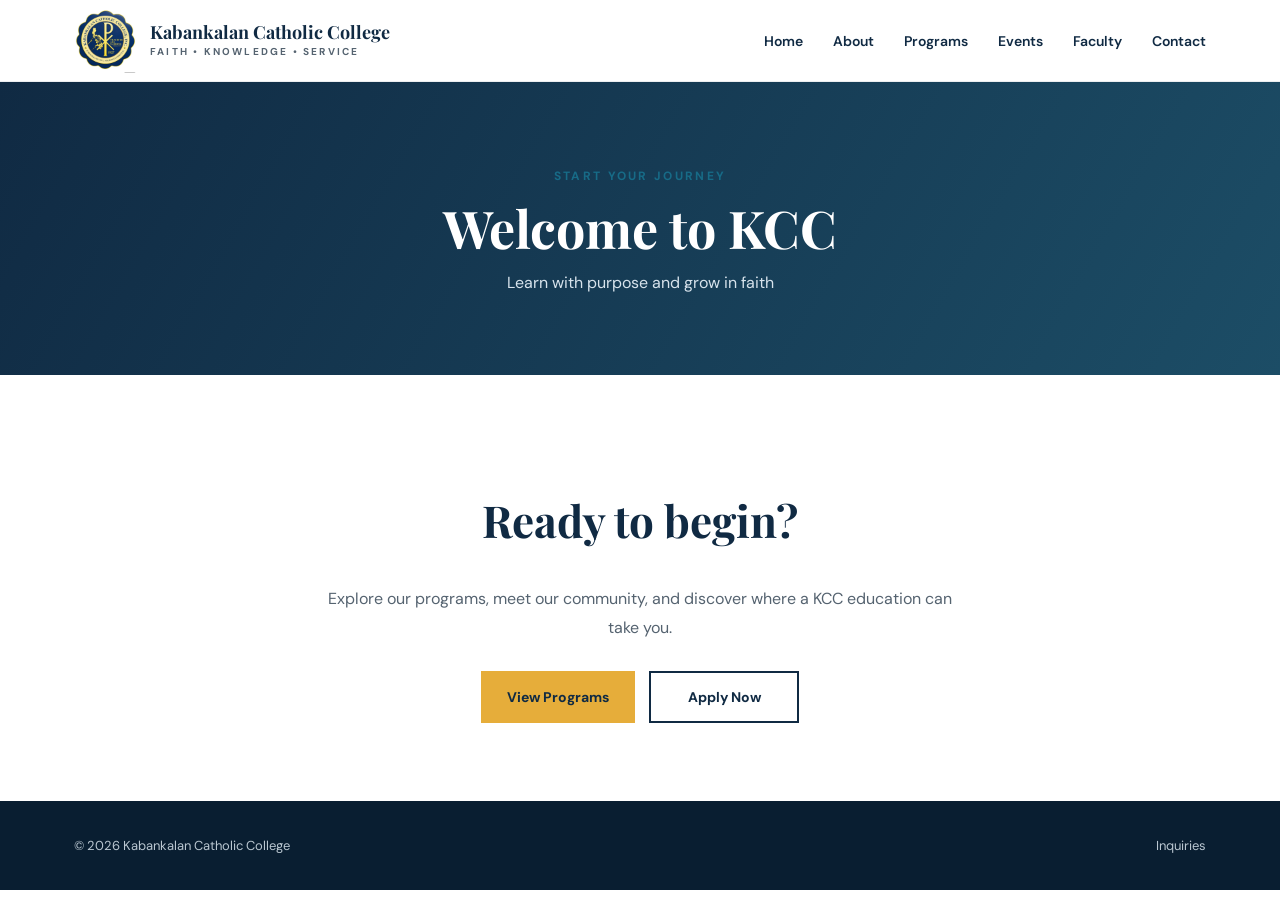
<file: starter-page.html>
<!DOCTYPE html>
<html lang="en"><head><meta charset="UTF-8"><meta name="viewport" content="width=device-width,initial-scale=1"><title>Welcome | Kabankalan Catholic College</title><link href="https://fonts.googleapis.com/css2?family=DM+Sans:wght@400;600;700&family=Playfair+Display:wght@600;700&display=swap" rel="stylesheet"><link rel="stylesheet" href="https://cdnjs.cloudflare.com/ajax/libs/font-awesome/6.5.2/css/all.min.css"><link rel="stylesheet" href="assets/css/style.css"></head>
<body><header class="navbar"><div class="nav-inner"><a class="brand" href="index.html"><img class="brand-logo" src="assets/images/kcc-logo.png" alt="Kabankalan Catholic College seal"><div class="brand-name">Kabankalan Catholic College<small>Faith • Knowledge • Service</small></div></a><nav class="nav-links" id="navLinks"><a href="index.html">Home</a><a href="about.html">About</a><a href="courses.html">Programs</a><a href="events.html">Events</a><a href="trainers.html">Faculty</a><a href="contact.html">Contact</a></nav><button class="menu-button" id="menuButton"><i class="fa-solid fa-bars"></i></button></div></header>
<main><section class="page-hero"><span class="section-label">Start Your Journey</span><h1>Welcome to KCC</h1><p>Learn with purpose and grow in faith</p></section><section class="content" style="text-align:center"><h2 style="font-family:'Playfair Display';font-size:44px">Ready to begin?</h2><p style="color:var(--text);max-width:650px;margin:0 auto 28px;line-height:1.8">Explore our programs, meet our community, and discover where a KCC education can take you.</p><div class="hero-actions" style="justify-content:center"><a class="btn btn-primary" href="courses.html">View Programs</a><a class="btn" style="border-color:var(--navy)" href="contact.html">Apply Now</a></div></section></main><footer><div class="footer-inner"><span>&copy; 2026 Kabankalan Catholic College</span><div class="footer-links"><a href="contact.html">Inquiries</a></div></div></footer><script src="assets/js/main.js"></script></body></html>
</file>
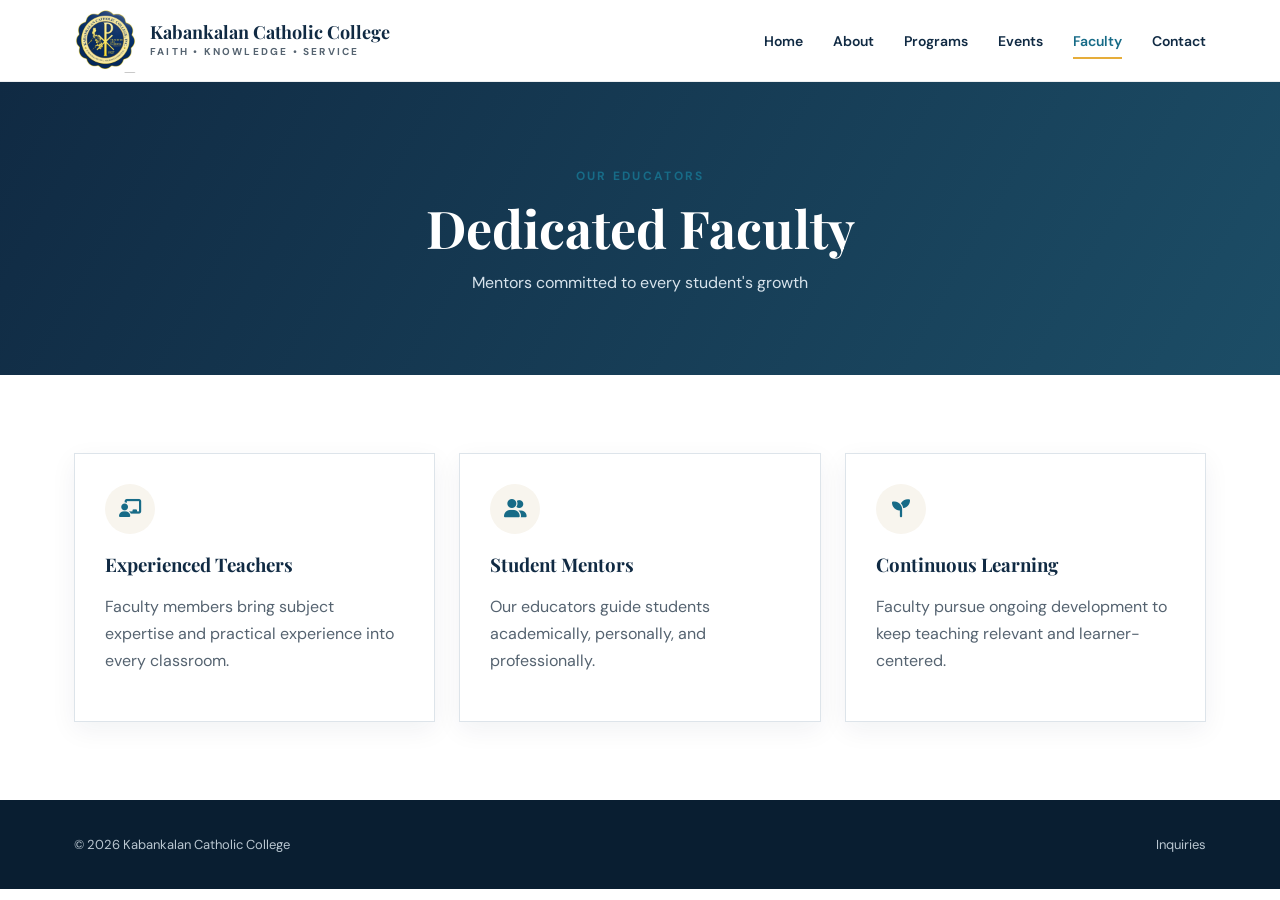
<file: trainers.html>
<!DOCTYPE html>
<html lang="en"><head><meta charset="UTF-8"><meta name="viewport" content="width=device-width,initial-scale=1"><title>Faculty | KCC</title><link href="https://fonts.googleapis.com/css2?family=DM+Sans:wght@400;600;700&family=Playfair+Display:wght@600;700&display=swap" rel="stylesheet"><link rel="stylesheet" href="https://cdnjs.cloudflare.com/ajax/libs/font-awesome/6.5.2/css/all.min.css"><link rel="stylesheet" href="assets/css/style.css"></head>
<body><header class="navbar"><div class="nav-inner"><a class="brand" href="index.html"><img class="brand-logo" src="assets/images/kcc-logo.png" alt="Kabankalan Catholic College seal"><div class="brand-name">Kabankalan Catholic College<small>Faith • Knowledge • Service</small></div></a><nav class="nav-links" id="navLinks"><a href="index.html">Home</a><a href="about.html">About</a><a href="courses.html">Programs</a><a href="events.html">Events</a><a class="active" href="trainers.html">Faculty</a><a href="contact.html">Contact</a></nav><button class="menu-button" id="menuButton"><i class="fa-solid fa-bars"></i></button></div></header>
<main><section class="page-hero"><span class="section-label">Our Educators</span><h1>Dedicated Faculty</h1><p>Mentors committed to every student's growth</p></section><section class="content"><div class="grid-3">
<article class="card"><i class="fa-solid fa-chalkboard-user"></i><h3>Experienced Teachers</h3><p>Faculty members bring subject expertise and practical experience into every classroom.</p></article><article class="card"><i class="fa-solid fa-user-group"></i><h3>Student Mentors</h3><p>Our educators guide students academically, personally, and professionally.</p></article><article class="card"><i class="fa-solid fa-seedling"></i><h3>Continuous Learning</h3><p>Faculty pursue ongoing development to keep teaching relevant and learner-centered.</p></article>
</div></section></main><footer><div class="footer-inner"><span>&copy; 2026 Kabankalan Catholic College</span><div class="footer-links"><a href="contact.html">Inquiries</a></div></div></footer><script src="assets/js/main.js"></script></body></html>
</file>
<file: assets/css/style.css>
:root{--navy:#102a43;--blue:#176b87;--gold:#e6ad3a;--cream:#f8f5ee;--white:#fff;--text:#556370;--line:#dde4ea}
*{box-sizing:border-box}html{scroll-behavior:smooth}body{margin:0;font-family:"DM Sans",sans-serif;color:var(--navy);background:#fff}a{color:inherit;text-decoration:none}img{max-width:100%;display:block}.topbar{height:36px;background:var(--navy);color:#dce7ef;font-size:13px}.topbar-inner,.nav-inner,.content,.footer-inner{max-width:1180px;margin:auto;padding-left:24px;padding-right:24px}.topbar-inner{height:100%;display:flex;align-items:center;justify-content:space-between}.topbar span{margin-right:18px}.topbar i{color:var(--gold);margin-right:7px}.navbar{height:82px;background:rgba(255,255,255,.97);border-bottom:1px solid rgba(16,42,67,.08);position:relative;z-index:20}.nav-inner{height:100%;display:flex;align-items:center;justify-content:space-between}.brand{display:flex;align-items:center;gap:12px}.seal{width:54px;height:54px;border:3px solid var(--gold);border-radius:50%;background:var(--navy);color:#fff;display:grid;place-items:center;font-family:"Playfair Display",serif;font-weight:700}.brand-name{line-height:1.05;font-family:"Playfair Display",serif;font-size:18px;font-weight:700}.brand-name small{display:block;margin-top:5px;color:var(--text);font-family:"DM Sans",sans-serif;font-size:10px;letter-spacing:2.2px;text-transform:uppercase}.nav-links{display:flex;align-items:center;gap:30px;font-size:14px;font-weight:600}.nav-links a{position:relative;padding:31px 0}.nav-links a::after{content:"";position:absolute;left:0;bottom:22px;width:0;height:2px;background:var(--gold);transition:.25s}.nav-links a:hover::after,.nav-links a.active::after{width:100%}.nav-links a.active{color:var(--blue)}.menu-button{display:none;border:0;background:none;color:var(--navy);font-size:22px}.hero{min-height:590px;position:relative;display:flex;align-items:center;overflow:hidden;background:linear-gradient(90deg,rgba(9,35,57,.94),rgba(9,35,57,.82) 46%,rgba(9,35,57,.18) 78%),url("https://images.unsplash.com/photo-1523050854058-8df90110c9f1?auto=format&fit=crop&w=1800&q=85") center 44%/cover}.hero::after{content:"";position:absolute;right:0;bottom:0;width:38%;height:8px;background:var(--gold)}.hero-content{max-width:1180px;width:100%;margin:auto;padding:72px 24px 86px;color:#fff}.eyebrow{display:flex;align-items:center;gap:12px;margin-bottom:18px;color:#f4c668;font-size:13px;font-weight:700;letter-spacing:2.5px;text-transform:uppercase}.eyebrow::before{content:"";width:42px;height:2px;background:var(--gold)}.hero h1{max-width:650px;margin:0 0 22px;font-family:"Playfair Display",serif;font-size:clamp(48px,6vw,78px);line-height:1.02}.hero p{max-width:570px;margin:0 0 34px;color:#dfeaf2;font-size:18px;line-height:1.7}.hero-actions{display:flex;gap:14px}.btn{min-width:150px;height:52px;padding:0 24px;border:2px solid transparent;display:inline-flex;align-items:center;justify-content:center;gap:9px;font-size:14px;font-weight:700;transition:.25s}.btn-primary{background:var(--gold);color:var(--navy)}.btn-primary:hover{background:#f1bd54;transform:translateY(-2px)}.btn-outline{border-color:rgba(255,255,255,.75);color:#fff}.btn-outline:hover{background:#fff;color:var(--navy)}.quick-info{max-width:1180px;margin:-42px auto 0;padding:0 24px;position:relative;z-index:5}.quick-grid{display:grid;grid-template-columns:repeat(3,1fr);background:#fff;box-shadow:0 16px 40px rgba(16,42,67,.12)}.quick-card{min-height:138px;padding:28px 32px;display:flex;align-items:center;gap:18px;border-right:1px solid var(--line)}.quick-card:last-child{border-right:0}.quick-icon{width:58px;height:58px;flex:0 0 58px;border-radius:50%;background:#edf4f7;color:var(--blue);display:grid;place-items:center;font-size:21px}.quick-card h3{margin:0 0 7px;font-size:16px}.quick-card p{margin:0;color:var(--text);font-size:13px;line-height:1.5}.page-hero{padding:82px 24px;background:linear-gradient(120deg,var(--navy),#1c4d66);color:#fff;text-align:center}.page-hero h1{margin:8px 0 10px;font-family:"Playfair Display",serif;font-size:52px}.page-hero p{margin:0;color:#d7e3ec}.content{padding-top:78px;padding-bottom:78px}.grid-2{display:grid;grid-template-columns:1fr 1fr;gap:36px}.grid-3{display:grid;grid-template-columns:repeat(3,1fr);gap:24px}.grid-4{display:grid;grid-template-columns:repeat(4,1fr);gap:20px}.card{height:100%;padding:30px;border:1px solid var(--line);background:#fff;box-shadow:0 8px 25px rgba(16,42,67,.06)}.card i{width:50px;height:50px;border-radius:50%;display:grid;place-items:center;background:var(--cream);color:var(--blue);font-size:18px}.card h2,.card h3{margin:18px 0 10px;font-family:"Playfair Display",serif}.card p{color:var(--text);line-height:1.7}.section-label{color:var(--blue);font-size:12px;font-weight:700;letter-spacing:2.3px;text-transform:uppercase}.cta{background:var(--navy);color:#fff;text-align:center;padding:76px 24px}.cta h2{margin:10px auto 14px;font-family:"Playfair Display",serif;font-size:48px}.cta p{margin:0 auto 28px;color:#cddae4}.cta .section-label{color:#f4c668}footer{background:#091e31;color:#bac7d1;padding:36px 24px;font-size:13px}.footer-inner{display:flex;align-items:center;justify-content:space-between}.footer-links{display:flex;gap:22px}.footer-links a:hover{color:#fff}.photo{width:100%;height:280px;object-fit:cover}.form-grid{display:grid;grid-template-columns:1fr 1fr;gap:16px}.field{display:flex;flex-direction:column;gap:8px}.field.full{grid-column:1/-1}.field label{font-size:13px;font-weight:700}.field input,.field textarea,.field select{width:100%;border:1px solid var(--line);padding:14px;font:inherit}.field textarea{min-height:140px;resize:vertical}
@media(max-width:900px){.topbar{display:none}.navbar{height:72px}.nav-links{display:none;position:absolute;top:72px;left:0;right:0;padding:18px 24px;background:#fff;box-shadow:0 12px 20px rgba(16,42,67,.1);flex-direction:column;align-items:flex-start;gap:4px}.nav-links.open{display:flex}.nav-links a{width:100%;padding:12px 0}.nav-links a::after{bottom:6px}.menu-button{display:block}.hero{min-height:520px}.quick-grid{grid-template-columns:1fr}.quick-card{border-right:0;border-bottom:1px solid var(--line)}.grid-2,.grid-3,.grid-4{grid-template-columns:1fr}}
@media(max-width:600px){.brand-name{font-size:15px}.seal{width:46px;height:46px}.brand-name small{font-size:8px}.hero{min-height:500px;background-position:58% center}.hero-content{padding-top:58px}.hero h1{font-size:44px}.hero p{font-size:16px}.hero-actions{flex-direction:column;align-items:flex-start}.btn{width:170px}.quick-info{margin-top:0;padding:0}.quick-card{min-height:120px;padding:22px 24px}.page-hero h1{font-size:38px}.content{padding-top:52px;padding-bottom:52px}.cta h2{font-size:36px}.form-grid{grid-template-columns:1fr}.footer-inner{flex-direction:column;gap:18px;text-align:center}}
.brand-logo{width:64px;height:64px;flex:0 0 64px;object-fit:contain}.brand-name{white-space:nowrap}
@media(max-width:600px){.brand-logo{width:54px;height:54px;flex-basis:54px}}
.programs-intro{padding-bottom:12px}.programs-intro>p{max-width:760px;margin:0 0 24px;color:var(--text);font-size:18px;line-height:1.75}.school-links{display:flex;flex-wrap:wrap;gap:14px}.school-link-secondary{border-color:var(--navy);color:var(--navy)}.school-link-secondary:hover{background:var(--navy);color:#fff}.college-section{padding-top:48px}.college-title{margin:12px 0 28px;font-family:"Playfair Display",serif;font-size:clamp(28px,4vw,40px)}.program-grid{display:grid;grid-template-columns:repeat(2,minmax(0,1fr));gap:24px}.program-card h3{margin-top:0;font-size:22px;line-height:1.3}.program-card h4{margin:22px 0 8px;color:var(--blue);font-size:13px;letter-spacing:.3px}.program-card ul{margin:0;padding-left:20px;color:var(--text);line-height:1.7}.program-card .career-list{columns:2;column-gap:24px}.program-card li{break-inside:avoid}
@media(max-width:900px){.program-grid{grid-template-columns:1fr}}
@media(max-width:600px){.school-links{flex-direction:column;align-items:flex-start}.program-card .career-list{columns:1}}
.shs-section{border-top:1px solid var(--line)}.shs-lead{max-width:780px;color:var(--text);font-size:19px;line-height:1.7}.grade-badge{display:inline-flex;align-items:center;gap:9px;margin:6px 0 28px;padding:10px 15px;background:var(--cream);color:var(--navy);font-size:14px;font-weight:700}.grade-badge i{color:var(--blue)}.shs-overview{margin-bottom:38px;padding:28px 32px;background:#edf4f7}.shs-overview h3{margin:0 0 8px;font-family:"Playfair Display",serif;font-size:26px}.shs-overview p{max-width:900px;color:var(--text);line-height:1.75}.shs-overview .school-links{margin-top:20px}.strand-heading{margin:0;font-family:"Playfair Display",serif;font-size:30px}.strand-heading span{display:block;margin-top:8px;color:var(--blue);font-family:"DM Sans",sans-serif;font-size:15px;letter-spacing:1px;text-transform:uppercase}.strand-intro{margin:8px 0 24px;color:var(--text)}.strand-card h3{color:var(--blue);font-size:28px}.strand-card .strand-name{margin-top:-6px;color:var(--navy);font-weight:700}
@media(max-width:600px){.shs-overview{padding:22px 18px}.shs-overview .school-links{align-items:flex-start}}
.basic-ed-section{border-top:1px solid var(--line)}.basic-ed-section>.shs-lead{margin-bottom:26px}.basic-ed-level{padding:36px 0;border-top:1px solid var(--line)}.basic-ed-level:first-of-type{border-top:0}.department-title{margin:0 0 14px;font-family:"Playfair Display",serif;font-size:30px}.basic-ed-level>p{max-width:980px;color:var(--text);line-height:1.8}.elementary-highlights{display:grid;grid-template-columns:repeat(2,minmax(0,1fr));gap:24px;margin-top:24px}.elementary-highlights .card>h3:first-child{margin-top:0}.elementary-highlights .card h3:not(:first-child){font-size:18px}.check-list,.learning-areas{padding-left:22px;color:var(--text);line-height:1.9}.check-list li::marker{color:var(--blue)}.basic-feature-grid{display:grid;grid-template-columns:repeat(3,minmax(0,1fr));gap:20px;margin-top:22px}.basic-feature-grid .card h3{margin-top:0;font-size:20px}.list-heading{margin:28px 0 8px;color:var(--blue);font-size:15px}.learning-areas{display:grid;grid-template-columns:repeat(3,minmax(0,1fr));gap:2px 24px;padding-left:22px}
@media(max-width:900px){.basic-feature-grid{grid-template-columns:repeat(2,minmax(0,1fr))}}
@media(max-width:600px){.elementary-highlights,.basic-feature-grid{grid-template-columns:1fr}.learning-areas{grid-template-columns:1fr}.basic-ed-level{padding:28px 0}.department-title{font-size:26px}}
.contact-section{padding-top:72px;padding-bottom:82px}.contact-layout{display:grid;grid-template-columns:.9fr 1.1fr;gap:54px}.contact-details h2,.contact-form-panel h2{margin:12px 0;font-family:"Playfair Display",serif;font-size:38px}.contact-intro,.contact-form-panel>p{margin:0 0 24px;color:var(--text);line-height:1.7}.contact-item{display:flex;align-items:flex-start;gap:16px;padding:18px 0;border-bottom:1px solid var(--line)}.contact-icon{width:44px;height:44px;flex:0 0 44px;border-radius:50%;background:#edf4f7;color:var(--blue);display:grid;place-items:center}.contact-item h3{margin:0 0 5px;font-size:15px}.contact-item p,.contact-item a{margin:0;color:var(--text);font-size:14px;line-height:1.7}.contact-item a:hover{color:var(--blue)}.contact-form-panel{padding:34px;background:var(--cream)}.contact-form-panel h2{margin-top:0;font-size:34px}.contact-form .field input,.contact-form .field textarea{background:#fff}.contact-form .btn{border:0;cursor:pointer}.form-note{display:block;margin-top:12px;color:var(--text);line-height:1.5}.site-footer{padding:54px 24px 20px;background:#091e31;color:#bac7d1}.footer-columns{max-width:1180px;margin:auto;display:grid;grid-template-columns:1.25fr .7fr 1.05fr;gap:44px}.footer-brand{display:flex;align-items:center;gap:13px;color:#fff}.footer-brand img{width:58px;height:58px;object-fit:contain;background:#fff}.footer-brand strong,.footer-brand small{display:block}.footer-brand strong{font-family:"Playfair Display",serif;font-size:16px}.footer-brand small{margin-top:5px;color:#bac7d1;font-size:11px;line-height:1.5}.footer-about>p,.footer-about address,.footer-mission blockquote{color:#bac7d1;font-size:13px;line-height:1.8}.footer-about address{font-style:normal}.footer-about address a{color:#fff}.footer-quick-links h2,.footer-mission h2{margin:4px 0 18px;color:#fff;font-family:"Playfair Display",serif;font-size:21px}.footer-quick-links a{display:block;margin:10px 0;color:#bac7d1;font-size:13px}.footer-quick-links a:hover,.facebook-link:hover{color:var(--gold)}.footer-mission blockquote{margin:0 0 18px;padding-left:14px;border-left:2px solid var(--gold)}.facebook-link{display:flex;flex-direction:column;gap:5px;color:#fff;font-size:13px}.facebook-link i{color:#5d9cec}.footer-bottom{max-width:1180px;margin:40px auto 0;padding-top:18px;border-top:1px solid rgba(255,255,255,.15);display:flex;justify-content:space-between;gap:20px;color:#9eacb8;font-size:12px}
@media(max-width:900px){.contact-layout{grid-template-columns:1fr}.footer-columns{grid-template-columns:1fr 1fr}.footer-about{grid-row:span 2}}
@media(max-width:600px){.contact-details h2,.contact-form-panel h2{font-size:32px}.contact-form-panel{padding:24px 18px}.footer-columns{grid-template-columns:1fr;gap:28px}.footer-about{grid-row:auto}.footer-bottom{flex-direction:column;text-align:center}}
.event-grid{margin-top:24px}.event-card{border-top:3px solid var(--gold)}.event-card h3{margin-top:20px;font-size:23px}.event-card p{max-width:520px}
</file>
